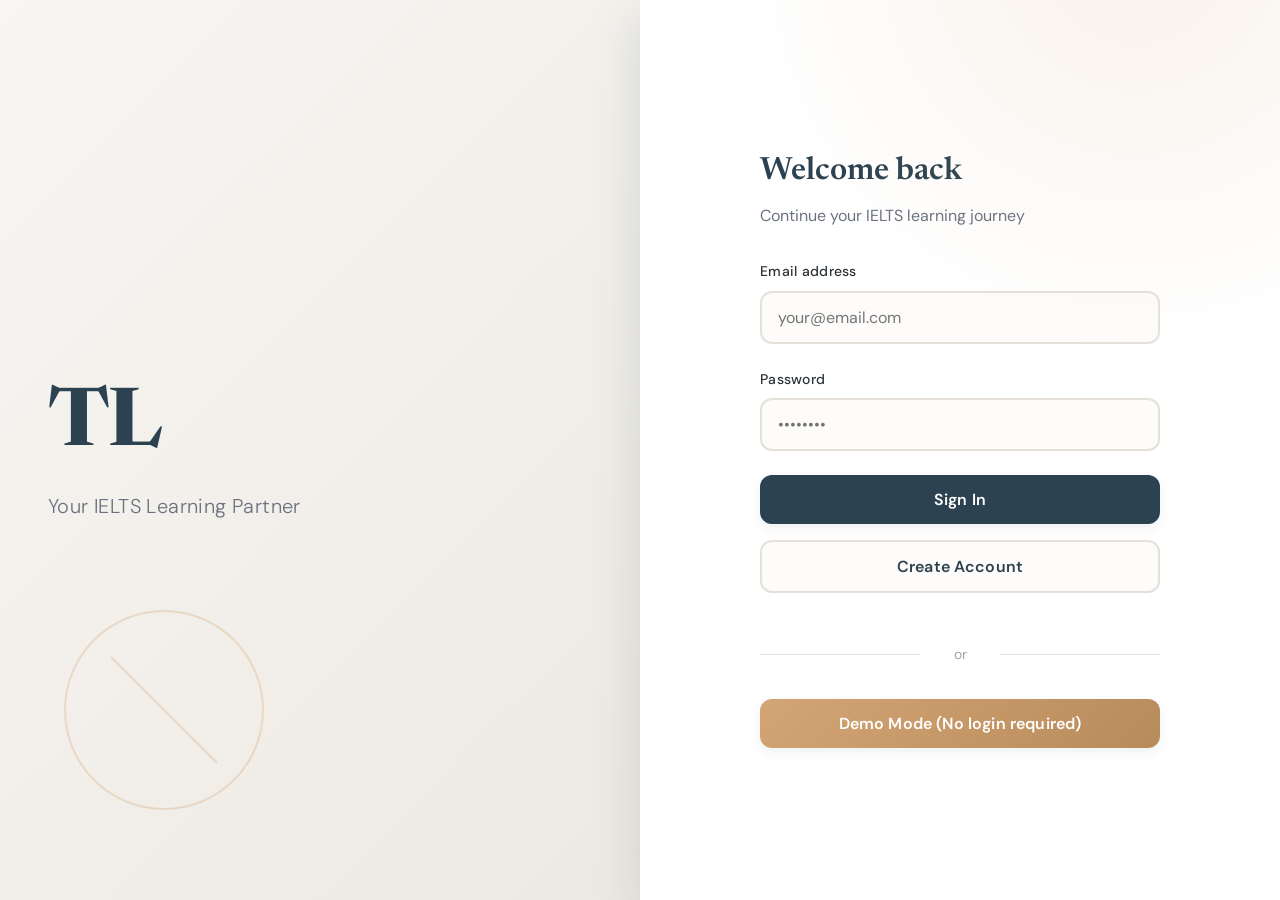
<file: index.html>
<!DOCTYPE html>
<html lang="en">
<head>
    <meta charset="UTF-8">
    <meta name="viewport" content="width=device-width, initial-scale=1.0">
    <title>TL - IELTS Learning Platform</title>
    <link rel="stylesheet" href="styles.css">
    <link rel="stylesheet" href="styles-new.css">
    <link rel="preconnect" href="https://fonts.googleapis.com">
    <link rel="preconnect" href="https://fonts.gstatic.com" crossorigin>
    <link href="https://fonts.googleapis.com/css2?family=Newsreader:wght@300;400;600;700&family=DM+Sans:wght@400;500;600;700&display=swap" rel="stylesheet">
</head>
<body>
    <!-- Login Screen -->
    <div id="auth-screen" class="screen active">
        <div class="auth-container">
            <div class="auth-left">
                <div class="auth-brand">
                    <h1 class="brand-title">TL</h1>
                    <p class="brand-subtitle">Your IELTS Learning Partner</p>
                </div>
                <div class="auth-decoration">
                    <div class="decoration-circle"></div>
                    <div class="decoration-line"></div>
                </div>
            </div>
            <div class="auth-right">
                <div class="auth-form">
                    <h2 class="form-title">Welcome back</h2>
                    <p class="form-subtitle">Continue your IELTS learning journey</p>

                    <div class="input-group">
                        <label for="email">Email address</label>
                        <input type="email" id="email" placeholder="your@email.com" required>
                    </div>

                    <div class="input-group">
                        <label for="password">Password</label>
                        <input type="password" id="password" placeholder="••••••••" required>
                    </div>

                    <button class="btn-primary" id="login-btn">Sign In</button>
                    <button class="btn-secondary" id="register-btn">Create Account</button>

                    <div class="auth-divider">
                        <span>or</span>
                    </div>

                    <button class="btn-demo" id="demo-btn">Demo Mode (No login required)</button>
                </div>
            </div>
        </div>
    </div>

    <!-- Main App -->
    <div id="app-screen" class="screen">
        <!-- Navigation -->
        <nav class="main-nav">
            <div class="nav-brand">
                <h1>TL</h1>
                <span class="nav-beta">BETA</span>
            </div>
            <div class="nav-menu">
                <button class="nav-item active" data-view="planner">
                    <span class="nav-icon">📅</span>
                    <span>Study Plan</span>
                </button>
                <button class="nav-item" data-view="course-library">
                    <span class="nav-icon">📚</span>
                    <span>Course Library</span>
                </button>
                <button class="nav-item" data-view="ai-assistant">
                    <span class="nav-icon">💬</span>
                    <span>AI Assistant</span>
                </button>
                <button class="nav-item" data-view="quality-center">
                    <span class="nav-icon">📈</span>
                    <span>Quality Check</span>
                </button>
                <button class="nav-item" data-view="progress">
                    <span class="nav-icon">📊</span>
                    <span>Progress</span>
                </button>
                <button class="nav-item" data-view="notebook">
                    <span class="nav-icon">📓</span>
                    <span>Notebook</span>
                </button>
            </div>
            <div class="nav-user">
                <div class="api-status" id="api-status" title="AI API Status">
                    <span class="api-status-dot"></span>
                    <span class="api-status-text">Checking...</span>
                </div>
                <button class="btn-icon" id="settings-btn">⚙️</button>
                <button class="btn-icon" id="logout-btn">🚪</button>
            </div>
        </nav>

        <!-- Main Content -->
        <main class="main-content">
            <!-- Study Plan View -->
            <div id="planner-view" class="view active">
                <!-- Dashboard -->
                <div class="planner-dashboard">
                    <div class="daily-progress-ring">
                        <svg viewBox="0 0 120 120" width="100" height="100">
                            <circle cx="60" cy="60" r="50" stroke="#E5E1DA" stroke-width="10" fill="none"/>
                            <circle cx="60" cy="60" r="50" stroke="#D4A574" stroke-width="10" fill="none"
                                    stroke-linecap="round" transform="rotate(-90 60 60)"
                                    stroke-dasharray="314.16" stroke-dashoffset="314.16"
                                    id="daily-progress-circle"/>
                        </svg>
                        <div class="ring-center">
                            <span id="daily-percent">0%</span>
                            <span class="ring-label">done</span>
                        </div>
                    </div>
                    <div class="planner-stats">
                        <div class="stat-pill">🔥 <strong id="streak-count">0</strong> day streak</div>
                        <div class="stat-pill">✅ <strong id="completed-count">0</strong> done</div>
                        <div class="stat-pill">📅 Day <strong id="study-day-count">1</strong></div>
                    </div>
                    <div class="planner-date-label">
                        <span id="current-date"></span>
                    </div>
                    <div class="planner-header-actions">
                        <button class="btn-primary-sm" id="quick-add-task-btn">+ Quick Add</button>
                        <button class="btn-small" id="ask-ai-plan">🤖 AI Plan</button>
                        <button class="btn-small" id="clear-plan">🗑️ Clear</button>
                    </div>
                </div>

                <!-- Body: Vertical Schedule + Sidebar -->
                <div class="planner-body">
                    <!-- Vertical Schedule -->
                    <div class="vertical-schedule">
                        <!-- Morning -->
                        <div class="schedule-section">
                            <div class="schedule-section-header">
                                <span class="section-period-icon">🌅</span>
                                <h3>Morning</h3>
                            </div>
                            <div class="schedule-blocks" id="morning-blocks"></div>
                        </div>
                        <!-- Afternoon -->
                        <div class="schedule-section">
                            <div class="schedule-section-header">
                                <span class="section-period-icon">🌞</span>
                                <h3>Afternoon</h3>
                            </div>
                            <div class="schedule-blocks" id="afternoon-blocks"></div>
                        </div>
                    </div>

                    <!-- Sidebar: Quick Add + Heatmap + Weekly Plan -->
                    <aside class="task-sidebar">
                        <!-- Quick Add Panel (hidden by default) -->
                        <div class="quick-add-panel" id="quick-add-panel" style="display:none;">
                            <h4>Quick Add Task</h4>
                            <input type="text" id="quick-task-title" placeholder="Task name..." />
                            <div class="quick-add-row">
                                <select id="quick-task-skill">
                                    <option value="listening">🎧 Listening</option>
                                    <option value="reading">📖 Reading</option>
                                    <option value="writing">✍️ Writing</option>
                                    <option value="speaking">🗣️ Speaking</option>
                                </select>
                                <select id="quick-task-period">
                                    <option value="morning">Morning</option>
                                    <option value="afternoon">Afternoon</option>
                                </select>
                            </div>
                            <input type="text" id="quick-task-time" placeholder="Time slot, e.g. 09:00-10:00" />
                            <div class="quick-add-row">
                                <button class="btn-primary" id="save-quick-task">Add</button>
                                <button class="btn-secondary" id="cancel-quick-task">Cancel</button>
                            </div>
                        </div>

                        <!-- Activity Heatmap -->
                        <div class="sidebar-card">
                            <h4>Activity Record</h4>
                            <div id="streak-heatmap" class="heatmap-grid"></div>
                        </div>

                        <!-- Weekly Plan -->
                        <div class="sidebar-card">
                            <h4>Weekly Plan</h4>
                            <div id="weekly-plan-grid" class="weekly-grid"></div>
                        </div>
                    </aside>
                </div>
            </div>

            <!-- Course Library View -->
            <div id="course-library-view" class="view">
                <header class="view-header">
                    <h2>Course Library</h2>
                    <button class="btn-small" id="create-custom-course">+ Create Custom Course</button>
                </header>

                <div class="library-filters">
                    <button class="filter-btn active" data-filter="all">All</button>
                    <button class="filter-btn" data-filter="courses">📚 Courses</button>
                    <button class="filter-btn" data-filter="tasks">📝 Tasks</button>
                    <button class="filter-btn" data-filter="listening">🎧 Listening</button>
                    <button class="filter-btn" data-filter="reading">📖 Reading</button>
                    <button class="filter-btn" data-filter="writing">✍️ Writing</button>
                    <button class="filter-btn" data-filter="speaking">🗣️ Speaking</button>
                    <button class="filter-btn" data-filter="custom">⭐ My Custom</button>
                </div>

                <div class="library-grid" id="library-grid">
                    <!-- Course cards rendered here -->
                </div>
            </div>

            <!-- AI Assistant View -->
            <div id="ai-assistant-view" class="view">
                <header class="view-header">
                    <h2>AI Learning Assistant</h2>
                    <button class="btn-small" id="new-conversation-btn">+ New Chat</button>
                </header>

                <div class="ai-layout">
                    <aside class="conversation-list">
                        <div class="conversation-search">
                            <input type="text" placeholder="Search chats..." id="conversation-search">
                        </div>
                        <div id="conversations-container">
                            <div class="empty-state"><p>No conversations yet</p></div>
                        </div>
                    </aside>

                    <div class="chat-container">
                        <div class="chat-header">
                            <h3 id="current-conversation-title">Select or create a conversation</h3>
                            <button class="btn-icon" id="delete-conversation-btn">🗑️</button>
                        </div>
                        <div class="chat-messages" id="chat-messages">
                            <div class="empty-state">
                                <div class="empty-icon">💬</div>
                                <p>Select a conversation to start chatting</p>
                                <p class="empty-subtitle">Or create a new conversation to get AI help</p>
                            </div>
                        </div>
                        <div class="chat-input-container">
                            <div class="chat-input-actions">
                                <label class="btn-icon btn-upload" for="image-upload" title="Upload image">
                                    📷
                                    <input type="file" id="image-upload" accept="image/*" style="display: none;">
                                </label>
                                <textarea id="chat-input" placeholder="Ask a question or submit your work for review..." rows="3"></textarea>
                            </div>
                            <button class="btn-send" id="send-message-btn">Send</button>
                        </div>
                    </div>
                </div>
            </div>

            <!-- Quality Check View -->
            <div id="quality-center-view" class="view">
                <header class="view-header">
                    <h2>Quality Check</h2>
                    <button class="btn-small" id="run-quality-check">🔍 Run Analysis</button>
                </header>

                <div class="quality-layout">
                    <div class="quality-summary">
                        <div class="quality-score-card">
                            <div class="score-circle">
                                <svg width="140" height="140" viewBox="0 0 140 140">
                                    <defs>
                                        <linearGradient id="scoreGradient" x1="0%" y1="0%" x2="100%" y2="100%">
                                            <stop offset="0%" style="stop-color:#4CAF50;stop-opacity:1" />
                                            <stop offset="100%" style="stop-color:#8BC34A;stop-opacity:1" />
                                        </linearGradient>
                                    </defs>
                                    <circle cx="70" cy="70" r="58" stroke="#e8e8e8" stroke-width="12" fill="none"/>
                                    <circle cx="70" cy="70" r="58" stroke="url(#scoreGradient)" stroke-width="12" fill="none"
                                            stroke-linecap="round" transform="rotate(-90 70 70)"
                                            stroke-dasharray="364" stroke-dashoffset="91" id="efficiency-circle"/>
                                </svg>
                                <div class="score-value" id="efficiency-score">75</div>
                                <div class="score-label">Efficiency</div>
                            </div>
                            <div class="score-details">
                                <div class="score-item">
                                    <span class="score-item-icon">✅</span>
                                    <div class="score-item-info">
                                        <span class="score-item-label">Completion</span>
                                        <span class="score-item-value" id="completion-rate">85%</span>
                                    </div>
                                </div>
                                <div class="score-item">
                                    <span class="score-item-icon">🎯</span>
                                    <div class="score-item-info">
                                        <span class="score-item-label">Accuracy</span>
                                        <span class="score-item-value" id="accuracy-rate">78%</span>
                                    </div>
                                </div>
                                <div class="score-item">
                                    <span class="score-item-icon">⏱️</span>
                                    <div class="score-item-info">
                                        <span class="score-item-label">Daily avg.</span>
                                        <span class="score-item-value" id="time-efficiency">4.2 hrs</span>
                                    </div>
                                </div>
                            </div>
                        </div>

                        <div class="quality-trend">
                            <h3>📈 Efficiency Trend</h3>
                            <div class="trend-chart-container">
                                <canvas id="efficiency-trend-chart" width="400" height="150"></canvas>
                            </div>
                            <div class="trend-legend">
                                <span class="trend-item"><span class="trend-dot completed"></span> Tasks completed</span>
                                <span class="trend-item"><span class="trend-dot score"></span> Efficiency score</span>
                            </div>
                        </div>

                        <div class="quality-insights">
                            <h3>🤖 AI Analysis</h3>
                            <div id="quality-analysis-content">
                                <div class="empty-state">
                                    <div class="empty-icon">🔍</div>
                                    <p>Click "Run Analysis" for a detailed report</p>
                                    <p class="empty-subtitle">AI will analyse your study data and give personalised suggestions</p>
                                </div>
                            </div>
                        </div>
                    </div>

                    <div class="quality-details">
                        <div class="quality-skill-breakdown">
                            <h3>🎯 Skill Breakdown</h3>
                            <div class="skill-radar-container">
                                <canvas id="skill-radar-chart" width="280" height="200"></canvas>
                            </div>
                            <div class="skill-breakdown-list" id="skill-breakdown-list">
                                <!-- Dynamic content -->
                            </div>
                        </div>

                        <div class="strengths-card">
                            <h3>💪 Strengths</h3>
                            <ul id="strengths-list" class="quality-list">
                                <li class="loading-item">Run the analysis to get data</li>
                            </ul>
                        </div>

                        <div class="improvements-card">
                            <h3>🔧 Areas to Improve</h3>
                            <ul id="improvements-list" class="quality-list">
                                <li class="loading-item">Run the analysis to get data</li>
                            </ul>
                        </div>

                        <div class="recommendations-card">
                            <h3>📋 Recommendations</h3>
                            <ul id="recommendations-list" class="quality-list">
                                <li class="loading-item">Run the analysis to get data</li>
                            </ul>
                        </div>
                    </div>
                </div>
            </div>

            <!-- Progress View -->
            <div id="progress-view" class="view">
                <header class="view-header">
                    <h2>Learning Progress</h2>
                </header>

                <div class="stats-grid">
                    <div class="stat-card">
                        <div class="stat-icon">📅</div>
                        <div class="stat-content">
                            <div class="stat-label">Study Days</div>
                            <div class="stat-value" id="total-study-days">1</div>
                        </div>
                    </div>
                    <div class="stat-card">
                        <div class="stat-icon">✅</div>
                        <div class="stat-content">
                            <div class="stat-label">Completed</div>
                            <div class="stat-value" id="total-completed-courses">0</div>
                        </div>
                    </div>
                    <div class="stat-card">
                        <div class="stat-icon">🔥</div>
                        <div class="stat-content">
                            <div class="stat-label">Longest Streak</div>
                            <div class="stat-value" id="longest-streak">1</div>
                        </div>
                    </div>
                    <div class="stat-card">
                        <div class="stat-icon">⏱️</div>
                        <div class="stat-content">
                            <div class="stat-label">Study Time</div>
                            <div class="stat-value" id="total-study-time">0 hrs</div>
                        </div>
                    </div>
                </div>

                <div class="progress-sections">
                    <div class="skill-progress">
                        <h3>Skill Progress</h3>
                        <div class="skill-bars">
                            <div class="skill-bar">
                                <div class="skill-info">
                                    <span>🎧 Listening</span>
                                    <span class="skill-score" id="listening-score">4.0</span>
                                </div>
                                <div class="bar-container">
                                    <div class="bar-fill" style="width: 40%"></div>
                                </div>
                            </div>
                            <div class="skill-bar">
                                <div class="skill-info">
                                    <span>📖 Reading</span>
                                    <span class="skill-score" id="reading-score">4.0</span>
                                </div>
                                <div class="bar-container">
                                    <div class="bar-fill" style="width: 40%"></div>
                                </div>
                            </div>
                            <div class="skill-bar">
                                <div class="skill-info">
                                    <span>✍️ Writing</span>
                                    <span class="skill-score" id="writing-score">4.0</span>
                                </div>
                                <div class="bar-container">
                                    <div class="bar-fill" style="width: 40%"></div>
                                </div>
                            </div>
                            <div class="skill-bar">
                                <div class="skill-info">
                                    <span>🗣️ Speaking</span>
                                    <span class="skill-score" id="speaking-score">4.0</span>
                                </div>
                                <div class="bar-container">
                                    <div class="bar-fill" style="width: 40%"></div>
                                </div>
                            </div>
                        </div>
                    </div>

                    <div class="recent-activity">
                        <h3>Recent Activity</h3>
                        <div id="activity-list">
                            <div class="empty-state">
                                <p>No activity yet</p>
                            </div>
                        </div>
                    </div>
                </div>
            </div>

            <!-- Notebook View -->
            <div id="notebook-view" class="view">
                <header class="view-header">
                    <h2>📓 Notebook</h2>
                    <button class="btn-small" id="new-note-btn">+ New Note</button>
                </header>
                <div class="notebook-layout">
                    <aside class="note-list-panel">
                        <div id="note-list" class="note-list">
                            <div class="empty-state"><p>No notes yet</p></div>
                        </div>
                    </aside>
                    <div class="note-editor-panel">
                        <div id="note-editor-placeholder" class="empty-state">
                            <div class="empty-icon">📝</div>
                            <p>Select a note or create a new one</p>
                        </div>
                        <div id="note-editor" style="display:none;">
                            <div class="note-editor-header">
                                <input type="text" id="note-title-input" placeholder="Note title..." class="note-title-input"/>
                                <div class="note-editor-actions">
                                    <span class="note-meta" id="note-meta"></span>
                                    <button class="btn-small" id="save-note-btn">💾 Save</button>
                                    <button class="btn-icon" id="delete-note-btn" title="Delete note">🗑️</button>
                                </div>
                            </div>
                            <textarea id="note-content-input" placeholder="Write your study notes here...&#10;&#10;Ideas: vocabulary, grammar rules, writing templates, speaking tips..." class="note-content-input"></textarea>
                        </div>
                    </div>
                </div>
            </div>
        </main>
    </div>

    <!-- Course Detail Modal -->
    <div id="course-modal" class="modal">
        <div class="modal-overlay"></div>
        <div class="modal-content modal-large">
            <button class="modal-close">×</button>
            <div class="modal-body" id="course-modal-body">
                <!-- Generated by JS -->
            </div>
        </div>
    </div>

    <!-- Create Custom Course Modal -->
    <div id="custom-course-modal" class="modal">
        <div class="modal-overlay"></div>
        <div class="modal-content">
            <button class="modal-close">×</button>
            <div class="modal-body">
                <h3>Create Custom Course</h3>
                <div class="custom-course-form">
                    <div class="input-group">
                        <label>Course Type</label>
                        <select id="custom-type">
                            <option value="listening">🎧 Listening</option>
                            <option value="reading">📖 Reading</option>
                            <option value="writing">✍️ Writing</option>
                            <option value="speaking">🗣️ Speaking</option>
                        </select>
                    </div>
                    <div class="input-group">
                        <label>Course Title</label>
                        <input type="text" id="custom-title" placeholder="e.g. IELTS Listening Section 1 Practice">
                    </div>
                    <div class="input-group">
                        <label>Learning Goal</label>
                        <input type="text" id="custom-goal" placeholder="e.g. Master personal information question types">
                    </div>
                    <div class="input-group">
                        <label>Estimated Duration (minutes)</label>
                        <input type="number" id="custom-duration" value="30" min="5" max="180">
                    </div>
                    <div class="input-group">
                        <label>Difficulty Level</label>
                        <select id="custom-difficulty">
                            <option value="1">★☆☆☆☆ Beginner</option>
                            <option value="2">★★☆☆☆ Easy</option>
                            <option value="3" selected>★★★☆☆ Medium</option>
                            <option value="4">★★★★☆ Hard</option>
                            <option value="5">★★★★★ Expert</option>
                        </select>
                    </div>
                    <div class="input-group">
                        <label>Tasks (one per line)</label>
                        <textarea id="custom-tasks" rows="5" placeholder="e.g.&#10;Listen to the sample dialogue&#10;Complete practice questions&#10;Review mistakes"></textarea>
                    </div>
                    <button class="btn-primary" id="save-custom-course">Save Course</button>
                </div>
            </div>
        </div>
    </div>

    <!-- Settings Modal -->
    <div id="settings-modal" class="modal">
        <div class="modal-overlay"></div>
        <div class="modal-content">
            <button class="modal-close">×</button>
            <div class="modal-body">
                <h3>Settings</h3>
                <div class="settings-form">
                    <div class="input-group">
                        <label>Current Level</label>
                        <select id="setting-current-level">
                            <option value="3.0">3.0</option>
                            <option value="3.5">3.5</option>
                            <option value="4.0" selected>4.0</option>
                            <option value="4.5">4.5</option>
                            <option value="5.0">5.0</option>
                            <option value="5.5">5.5</option>
                            <option value="6.0">6.0</option>
                            <option value="6.5">6.5</option>
                            <option value="7.0">7.0</option>
                        </select>
                    </div>
                    <div class="input-group">
                        <label>Target Score</label>
                        <select id="setting-target-score">
                            <option value="5.5">5.5</option>
                            <option value="6.0">6.0</option>
                            <option value="6.5" selected>6.5</option>
                            <option value="7.0">7.0</option>
                            <option value="7.5">7.5</option>
                            <option value="8.0">8.0</option>
                        </select>
                    </div>
                    <div class="input-group">
                        <label>Class Days (Sun=0, Sat=6, comma-separated)</label>
                        <input type="text" id="setting-class-days" value="1,3,5" placeholder="e.g. 1,3,5">
                    </div>
                    <div class="input-group">
                        <label>Zhipu AI API Key (supports image recognition)</label>
                        <input type="password" id="setting-api-key" placeholder="Enter your API key">
                    </div>
                    <button class="btn-primary" id="save-settings-btn">Save Settings</button>
                </div>
            </div>
        </div>
    </div>

    <div id="toast-container"></div>
    <script src="app.js"></script>
</body>
</html>
</file>
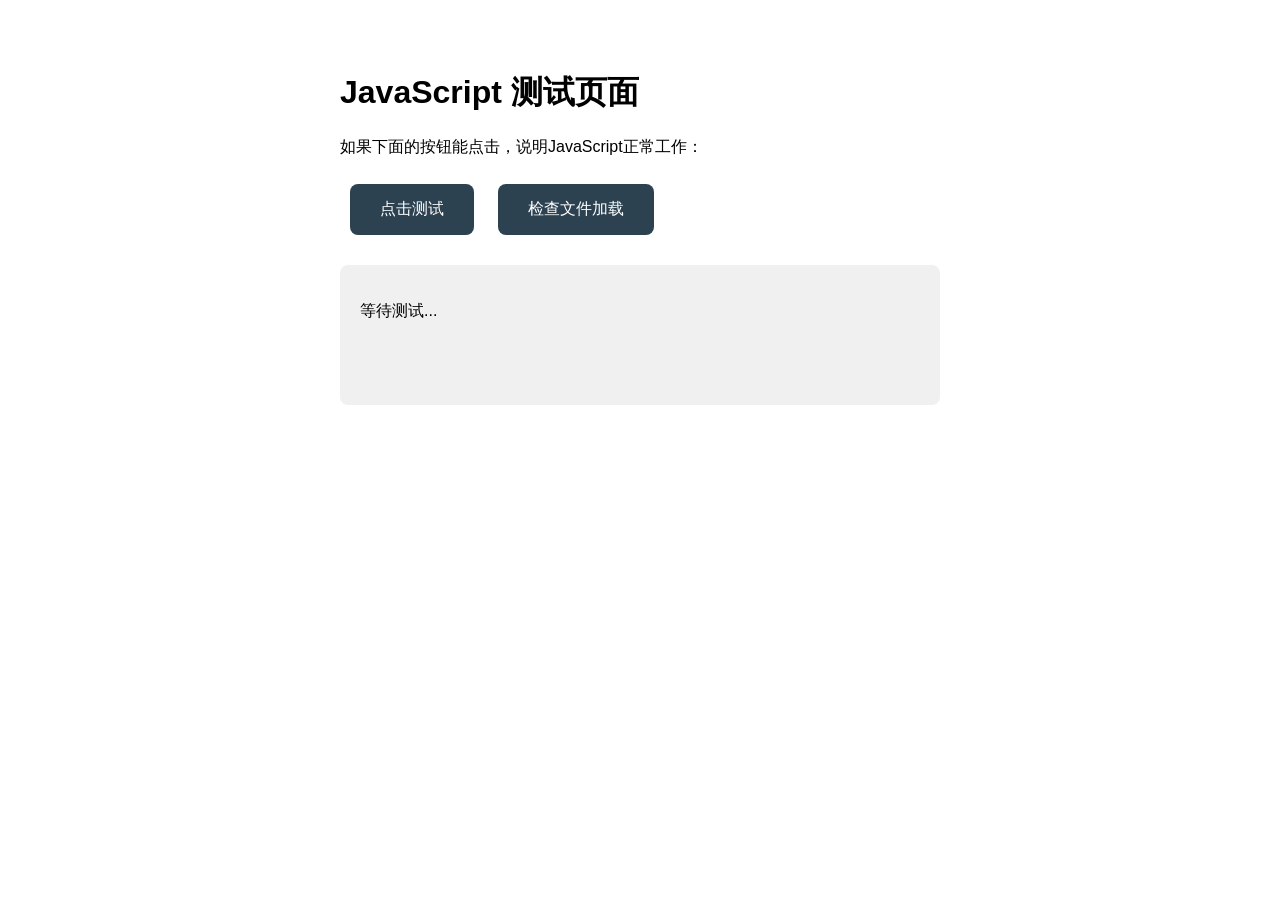
<file: test.html>
<!DOCTYPE html>
<html lang="zh-CN">
<head>
    <meta charset="UTF-8">
    <meta name="viewport" content="width=device-width, initial-scale=1.0">
    <title>测试页面</title>
    <style>
        body {
            font-family: Arial, sans-serif;
            padding: 50px;
            max-width: 600px;
            margin: 0 auto;
        }
        button {
            padding: 15px 30px;
            font-size: 16px;
            margin: 10px;
            cursor: pointer;
            background: #2C4251;
            color: white;
            border: none;
            border-radius: 8px;
        }
        button:hover {
            background: #1A2930;
        }
        #output {
            margin-top: 20px;
            padding: 20px;
            background: #f0f0f0;
            border-radius: 8px;
            min-height: 100px;
        }
    </style>
</head>
<body>
    <h1>JavaScript 测试页面</h1>
    <p>如果下面的按钮能点击，说明JavaScript正常工作：</p>
    
    <button id="test-btn">点击测试</button>
    <button id="check-files">检查文件加载</button>
    
    <div id="output">
        <p>等待测试...</p>
    </div>

    <script>
        console.log('JavaScript 已加载！');
        
        document.getElementById('test-btn').addEventListener('click', function() {
            document.getElementById('output').innerHTML = '<p style="color: green;">✅ JavaScript 工作正常！</p>';
            console.log('按钮点击成功！');
        });
        
        document.getElementById('check-files').addEventListener('click', function() {
            const output = document.getElementById('output');
            let html = '<h3>文件检查结果：</h3>';
            
            // 检查 app.js 是否存在
            fetch('app.js')
                .then(response => {
                    if (response.ok) {
                        html += '<p>✅ app.js 文件存在</p>';
                    } else {
                        html += '<p>❌ app.js 文件未找到</p>';
                    }
                    return fetch('styles.css');
                })
                .then(response => {
                    if (response.ok) {
                        html += '<p>✅ styles.css 文件存在</p>';
                    } else {
                        html += '<p>❌ styles.css 文件未找到</p>';
                    }
                    
                    // 检查主页面元素
                    html += '<h3>主页面检查：</h3>';
                    const demoBtn = document.querySelector('#demo-btn');
                    if (demoBtn) {
                        html += '<p>✅ 找到演示模式按钮</p>';
                    } else {
                        html += '<p>❌ 未找到演示模式按钮</p>';
                    }
                    
                    output.innerHTML = html;
                    console.log('文件检查完成');
                })
                .catch(error => {
                    output.innerHTML = '<p style="color: red;">检查过程出错: ' + error.message + '</p>';
                    console.error('检查出错:', error);
                });
        });
    </script>
</body>
</html>
</file>
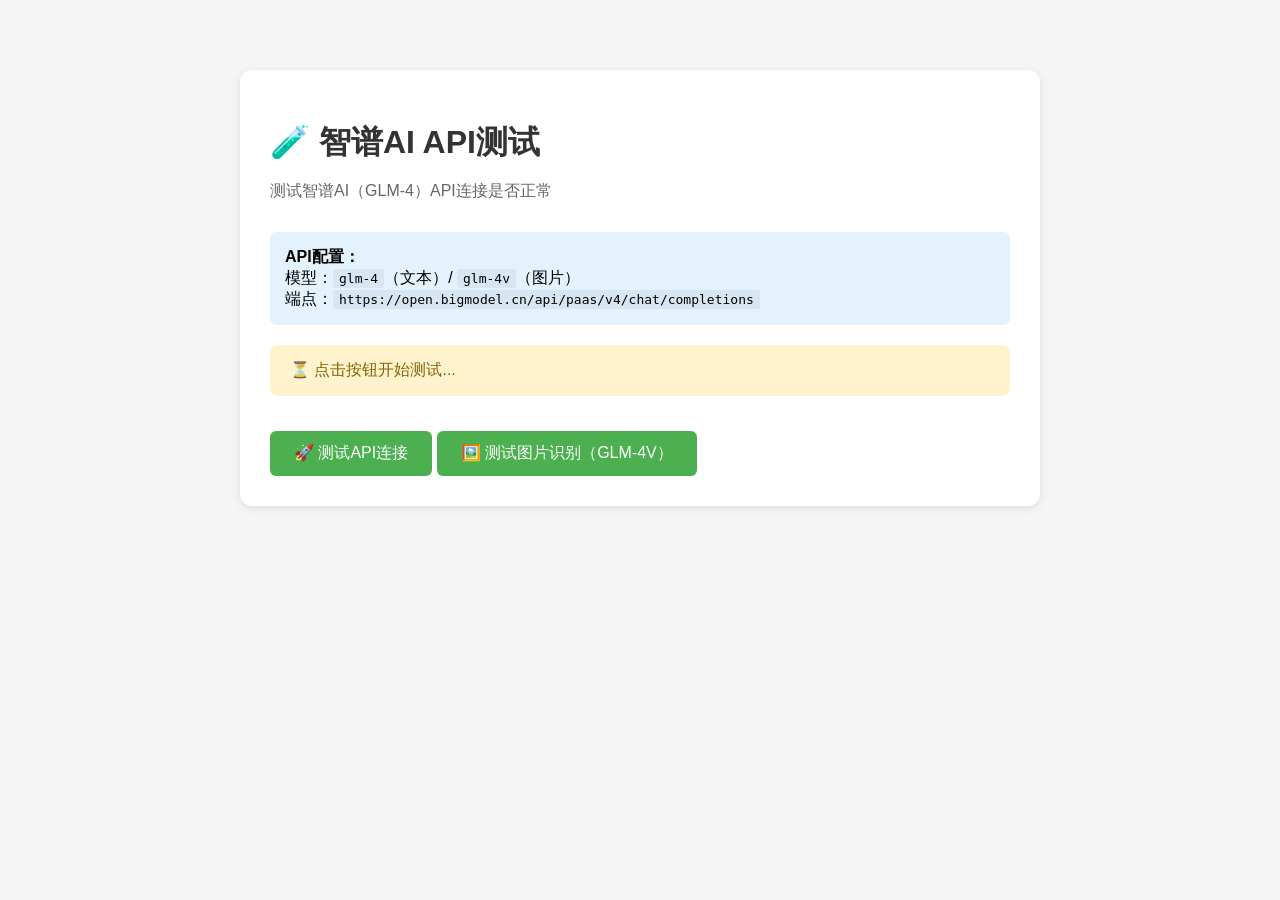
<file: test_zhipu_api.html>
<!DOCTYPE html>
<html lang="zh-CN">
<head>
    <meta charset="UTF-8">
    <meta name="viewport" content="width=device-width, initial-scale=1.0">
    <title>智谱AI API测试</title>
    <style>
        body {
            font-family: -apple-system, BlinkMacSystemFont, 'Segoe UI', Roboto, sans-serif;
            max-width: 800px;
            margin: 50px auto;
            padding: 20px;
            background: #f5f5f5;
        }
        .container {
            background: white;
            padding: 30px;
            border-radius: 12px;
            box-shadow: 0 2px 8px rgba(0,0,0,0.1);
        }
        h1 { color: #333; margin-bottom: 10px; }
        .subtitle { color: #666; margin-bottom: 30px; }
        .status {
            padding: 15px 20px;
            border-radius: 8px;
            margin: 15px 0;
            font-weight: 500;
        }
        .status.success { background: #d4edda; color: #155724; }
        .status.error { background: #f8d7da; color: #721c24; }
        .status.loading { background: #fff3cd; color: #856404; }
        button {
            background: #4CAF50;
            color: white;
            border: none;
            padding: 12px 24px;
            border-radius: 6px;
            cursor: pointer;
            font-size: 16px;
            margin-top: 20px;
        }
        button:hover { background: #45a049; }
        button:disabled { background: #ccc; cursor: not-allowed; }
        .response {
            margin-top: 20px;
            padding: 15px;
            background: #f8f9fa;
            border-radius: 6px;
            border-left: 4px solid #4CAF50;
            white-space: pre-wrap;
            font-family: monospace;
            font-size: 14px;
            max-height: 300px;
            overflow-y: auto;
        }
        .info {
            background: #e3f2fd;
            padding: 15px;
            border-radius: 6px;
            margin-bottom: 20px;
        }
        .info code {
            background: rgba(0,0,0,0.05);
            padding: 2px 6px;
            border-radius: 3px;
            font-family: monospace;
        }
    </style>
</head>
<body>
    <div class="container">
        <h1>🧪 智谱AI API测试</h1>
        <p class="subtitle">测试智谱AI（GLM-4）API连接是否正常</p>
        
        <div class="info">
            <strong>API配置：</strong><br>
            模型：<code>glm-4</code>（文本）/ <code>glm-4v</code>（图片）<br>
            端点：<code>https://open.bigmodel.cn/api/paas/v4/chat/completions</code>
        </div>
        
        <div id="status" class="status loading">
            ⏳ 点击按钮开始测试...
        </div>
        
        <button id="testBtn" onclick="testAPI()">🚀 测试API连接</button>
        <button id="testImageBtn" onclick="testImageAPI()">🖼️ 测试图片识别（GLM-4V）</button>
        
        <div id="response" class="response" style="display: none;"></div>
    </div>

    <script>
        const CONFIG = {
            zhipuApiKey: '',  // 请填入你的智谱AI API Key
            zhipuApiUrl: 'https://open.bigmodel.cn/api/paas/v4/chat/completions',
            zhipuModel: 'glm-4',
            zhipuVisionModel: 'glm-4v'
        };

        function updateStatus(message, type) {
            const statusEl = document.getElementById('status');
            statusEl.className = `status ${type}`;
            statusEl.textContent = message;
        }

        function showResponse(text) {
            const responseEl = document.getElementById('response');
            responseEl.style.display = 'block';
            responseEl.textContent = text;
        }

        async function testAPI() {
            const btn = document.getElementById('testBtn');
            btn.disabled = true;
            updateStatus('⏳ 正在测试文本API...', 'loading');
            
            try {
                const response = await fetch(CONFIG.zhipuApiUrl, {
                    method: 'POST',
                    headers: {
                        'Content-Type': 'application/json',
                        'Authorization': `Bearer ${CONFIG.zhipuApiKey}`
                    },
                    body: JSON.stringify({
                        model: CONFIG.zhipuModel,
                        messages: [
                            { role: 'user', content: '你好，请简单介绍一下自己' }
                        ],
                        temperature: 0.7,
                        max_tokens: 150
                    })
                });
                
                if (!response.ok) {
                    const errorData = await response.json().catch(() => ({}));
                    throw new Error(`HTTP ${response.status}: ${errorData.error?.message || 'Unknown error'}`);
                }
                
                const data = await response.json();
                const aiResponse = data.choices[0].message.content;
                
                updateStatus('✅ API连接成功！智谱AI正常工作', 'success');
                showResponse(`模型: ${data.model}\n回复:\n${aiResponse}\n\n完整响应:\n${JSON.stringify(data, null, 2)}`);
            } catch (error) {
                updateStatus(`❌ API连接失败: ${error.message}`, 'error');
                showResponse(`错误详情:\n${error.stack}`);
            } finally {
                btn.disabled = false;
            }
        }

        async function testImageAPI() {
            const btn = document.getElementById('testImageBtn');
            btn.disabled = true;
            updateStatus('⏳ 正在测试图片识别API...', 'loading');
            
            // 使用一个简单的测试图片（1x1像素的透明PNG，base64编码）
            const testImageData = '[data-uri]';
            
            try {
                const response = await fetch(CONFIG.zhipuApiUrl, {
                    method: 'POST',
                    headers: {
                        'Content-Type': 'application/json',
                        'Authorization': `Bearer ${CONFIG.zhipuApiKey}`
                    },
                    body: JSON.stringify({
                        model: CONFIG.zhipuVisionModel,
                        messages: [
                            {
                                role: 'user',
                                content: [
                                    {
                                        type: 'image_url',
                                        image_url: { url: testImageData }
                                    },
                                    {
                                        type: 'text',
                                        text: '这是一张测试图片，请描述你看到了什么（即使是很小的图片）'
                                    }
                                ]
                            }
                        ],
                        temperature: 0.7,
                        max_tokens: 150
                    })
                });
                
                if (!response.ok) {
                    const errorData = await response.json().catch(() => ({}));
                    throw new Error(`HTTP ${response.status}: ${errorData.error?.message || 'Unknown error'}`);
                }
                
                const data = await response.json();
                const aiResponse = data.choices[0].message.content;
                
                updateStatus('✅ 图片API连接成功！GLM-4V正常工作', 'success');
                showResponse(`模型: ${data.model}\n回复:\n${aiResponse}\n\n完整响应:\n${JSON.stringify(data, null, 2)}`);
            } catch (error) {
                updateStatus(`❌ 图片API连接失败: ${error.message}`, 'error');
                showResponse(`错误详情:\n${error.stack}`);
            } finally {
                btn.disabled = false;
            }
        }
    </script>
</body>
</html>
</file>
<file: styles.css>
/* ===== CSS Variables ===== */
:root {
    /* Color Palette - Sophisticated Academic */
    --color-primary: #2C4251;
    --color-primary-light: #3D5A6C;
    --color-primary-dark: #1A2930;
    --color-accent: #D4A574;
    --color-accent-light: #E8C9A0;
    --color-accent-dark: #B88B5C;
    --color-success: #5A8F7B;
    --color-warning: #D98F47;
    --color-danger: #C85450;
    
    /* Neutrals */
    --color-bg: #F8F6F3;
    --color-bg-secondary: #FFFFFF;
    --color-surface: #FDFCFA;
    --color-border: #E5E1DA;
    --color-text: #2C3338;
    --color-text-secondary: #6B7280;
    --color-text-muted: #9CA3AF;
    
    /* Typography */
    --font-display: 'Newsreader', Georgia, serif;
    --font-body: 'DM Sans', -apple-system, sans-serif;
    
    /* Spacing */
    --spacing-xs: 0.5rem;
    --spacing-sm: 0.75rem;
    --spacing-md: 1rem;
    --spacing-lg: 1.5rem;
    --spacing-xl: 2rem;
    --spacing-2xl: 3rem;
    
    /* Shadows */
    --shadow-sm: 0 1px 2px rgba(44, 66, 81, 0.06);
    --shadow-md: 0 4px 12px rgba(44, 66, 81, 0.08);
    --shadow-lg: 0 8px 24px rgba(44, 66, 81, 0.12);
    --shadow-xl: 0 16px 48px rgba(44, 66, 81, 0.16);
    
    /* Border Radius */
    --radius-sm: 6px;
    --radius-md: 12px;
    --radius-lg: 18px;
    --radius-xl: 24px;
    
    /* Transitions */
    --transition-fast: 150ms cubic-bezier(0.4, 0, 0.2, 1);
    --transition-base: 250ms cubic-bezier(0.4, 0, 0.2, 1);
    --transition-slow: 400ms cubic-bezier(0.4, 0, 0.2, 1);
}

/* ===== Reset & Base ===== */
* {
    margin: 0;
    padding: 0;
    box-sizing: border-box;
}

body {
    font-family: var(--font-body);
    background: var(--color-bg);
    color: var(--color-text);
    line-height: 1.6;
    overflow-x: hidden;
    -webkit-font-smoothing: antialiased;
    -moz-osx-font-smoothing: grayscale;
}

/* ===== Typography ===== */
h1, h2, h3, h4, h5, h6 {
    font-family: var(--font-display);
    font-weight: 600;
    line-height: 1.2;
    color: var(--color-primary);
}

h1 { font-size: 2.5rem; }
h2 { font-size: 2rem; }
h3 { font-size: 1.5rem; }
h4 { font-size: 1.25rem; }

/* ===== Screen Management ===== */
.screen {
    display: none;
    min-height: 100vh;
}

.screen.active {
    display: block;
    animation: fadeIn var(--transition-slow);
}

@keyframes fadeIn {
    from { opacity: 0; }
    to { opacity: 1; }
}

/* ===== Auth Screen ===== */
#auth-screen {
    background: linear-gradient(135deg, #F8F6F3 0%, #E8E4DB 100%);
    position: relative;
    overflow: hidden;
}

#auth-screen::before {
    content: '';
    position: absolute;
    top: -50%;
    right: -20%;
    width: 800px;
    height: 800px;
    background: radial-gradient(circle, rgba(212, 165, 116, 0.15) 0%, transparent 70%);
    border-radius: 50%;
    animation: float 20s ease-in-out infinite;
}

@keyframes float {
    0%, 100% { transform: translate(0, 0) rotate(0deg); }
    33% { transform: translate(30px, -30px) rotate(120deg); }
    66% { transform: translate(-20px, 20px) rotate(240deg); }
}

.auth-container {
    display: grid;
    grid-template-columns: 1fr 1fr;
    min-height: 100vh;
    max-width: 1400px;
    margin: 0 auto;
}

.auth-left {
    display: flex;
    flex-direction: column;
    justify-content: center;
    padding: var(--spacing-2xl);
    position: relative;
}

.auth-brand {
    position: relative;
    z-index: 1;
}

.brand-title {
    font-size: 5rem;
    font-weight: 700;
    color: var(--color-primary);
    letter-spacing: -0.03em;
    margin-bottom: var(--spacing-md);
    font-family: var(--font-display);
}

.brand-subtitle {
    font-size: 1.25rem;
    color: var(--color-text-secondary);
    font-weight: 300;
    letter-spacing: 0.02em;
}

.auth-decoration {
    position: absolute;
    bottom: 10%;
    left: 10%;
    opacity: 0.3;
}

.decoration-circle {
    width: 200px;
    height: 200px;
    border: 2px solid var(--color-accent);
    border-radius: 50%;
    position: relative;
    animation: spin 30s linear infinite;
}

@keyframes spin {
    from { transform: rotate(0deg); }
    to { transform: rotate(360deg); }
}

.decoration-line {
    width: 150px;
    height: 2px;
    background: var(--color-accent);
    position: absolute;
    top: 50%;
    left: 50%;
    transform: translate(-50%, -50%) rotate(45deg);
}

.auth-right {
    display: flex;
    align-items: center;
    justify-content: center;
    padding: var(--spacing-2xl);
    background: var(--color-bg-secondary);
    box-shadow: var(--shadow-xl);
}

.auth-form {
    width: 100%;
    max-width: 400px;
    animation: slideInRight var(--transition-slow);
}

@keyframes slideInRight {
    from {
        opacity: 0;
        transform: translateX(30px);
    }
    to {
        opacity: 1;
        transform: translateX(0);
    }
}

.form-title {
    font-size: 2rem;
    margin-bottom: var(--spacing-sm);
}

.form-subtitle {
    color: var(--color-text-secondary);
    margin-bottom: var(--spacing-xl);
}

.input-group {
    margin-bottom: var(--spacing-lg);
}

.input-group label {
    display: block;
    margin-bottom: var(--spacing-xs);
    font-weight: 500;
    color: var(--color-text);
    font-size: 0.875rem;
    letter-spacing: 0.02em;
}

.input-group input,
.input-group select,
.input-group textarea {
    width: 100%;
    padding: 0.875rem 1rem;
    border: 2px solid var(--color-border);
    border-radius: var(--radius-md);
    font-family: var(--font-body);
    font-size: 1rem;
    transition: all var(--transition-base);
    background: var(--color-surface);
}

.input-group input:focus,
.input-group select:focus,
.input-group textarea:focus {
    outline: none;
    border-color: var(--color-accent);
    box-shadow: 0 0 0 3px rgba(212, 165, 116, 0.1);
}

/* ===== Buttons ===== */
.btn-primary,
.btn-secondary,
.btn-demo,
.btn-small,
.btn-send,
.btn-regenerate {
    width: 100%;
    padding: 0.875rem 1.5rem;
    border: none;
    border-radius: var(--radius-md);
    font-family: var(--font-body);
    font-size: 1rem;
    font-weight: 600;
    cursor: pointer;
    transition: all var(--transition-base);
    letter-spacing: 0.01em;
}

.btn-primary {
    background: var(--color-primary);
    color: white;
    margin-bottom: var(--spacing-md);
    box-shadow: var(--shadow-md);
}

.btn-primary:hover {
    background: var(--color-primary-dark);
    transform: translateY(-2px);
    box-shadow: var(--shadow-lg);
}

.btn-secondary {
    background: var(--color-surface);
    color: var(--color-primary);
    border: 2px solid var(--color-border);
    margin-bottom: var(--spacing-md);
}

.btn-secondary:hover {
    border-color: var(--color-primary);
    background: var(--color-bg);
}

.btn-demo {
    background: linear-gradient(135deg, var(--color-accent) 0%, var(--color-accent-dark) 100%);
    color: white;
    box-shadow: var(--shadow-md);
}

.btn-demo:hover {
    transform: translateY(-2px);
    box-shadow: var(--shadow-lg);
}

.btn-small {
    width: auto;
    padding: 0.625rem 1.25rem;
    font-size: 0.875rem;
}

.btn-regenerate {
    margin: var(--spacing-xl) auto;
    max-width: 400px;
    background: var(--color-surface);
    color: var(--color-primary);
    border: 2px dashed var(--color-border);
}

.btn-regenerate:hover {
    border-color: var(--color-accent);
    background: var(--color-bg-secondary);
}

.btn-icon {
    background: none;
    border: none;
    font-size: 1.5rem;
    cursor: pointer;
    padding: var(--spacing-sm);
    border-radius: var(--radius-sm);
    transition: all var(--transition-fast);
}

.btn-icon:hover {
    background: var(--color-bg);
    transform: scale(1.1);
}

.auth-divider {
    text-align: center;
    margin: var(--spacing-xl) 0;
    position: relative;
}

.auth-divider::before,
.auth-divider::after {
    content: '';
    position: absolute;
    top: 50%;
    width: 40%;
    height: 1px;
    background: var(--color-border);
}

.auth-divider::before { left: 0; }
.auth-divider::after { right: 0; }

.auth-divider span {
    padding: 0 var(--spacing-md);
    color: var(--color-text-muted);
    font-size: 0.875rem;
    background: var(--color-bg-secondary);
}

/* ===== Main Navigation ===== */
.main-nav {
    background: var(--color-bg-secondary);
    border-bottom: 1px solid var(--color-border);
    padding: var(--spacing-md) var(--spacing-xl);
    display: flex;
    justify-content: space-between;
    align-items: center;
    box-shadow: var(--shadow-sm);
    position: sticky;
    top: 0;
    z-index: 100;
    backdrop-filter: blur(10px);
    background: rgba(255, 255, 255, 0.95);
}

.nav-brand {
    display: flex;
    align-items: center;
    gap: var(--spacing-sm);
}

.nav-brand h1 {
    font-size: 1.75rem;
    font-weight: 700;
    color: var(--color-primary);
}

.nav-beta {
    font-size: 0.625rem;
    padding: 0.25rem 0.5rem;
    background: var(--color-accent);
    color: white;
    border-radius: 4px;
    font-weight: 600;
    letter-spacing: 0.05em;
}

.nav-menu {
    display: flex;
    gap: var(--spacing-sm);
}

.nav-item {
    display: flex;
    align-items: center;
    gap: var(--spacing-sm);
    padding: var(--spacing-sm) var(--spacing-lg);
    background: none;
    border: none;
    border-radius: var(--radius-md);
    font-family: var(--font-body);
    font-size: 0.9375rem;
    font-weight: 500;
    color: var(--color-text-secondary);
    cursor: pointer;
    transition: all var(--transition-base);
    position: relative;
}

.nav-item::after {
    content: '';
    position: absolute;
    bottom: 0;
    left: 50%;
    transform: translateX(-50%);
    width: 0;
    height: 3px;
    background: var(--color-accent);
    transition: width var(--transition-base);
    border-radius: 3px 3px 0 0;
}

.nav-item:hover {
    color: var(--color-primary);
    background: var(--color-bg);
}

.nav-item.active {
    color: var(--color-primary);
}

.nav-item.active::after {
    width: 60%;
}

.nav-icon {
    font-size: 1.25rem;
}

.nav-user {
    display: flex;
    gap: var(--spacing-sm);
}

/* ===== Main Content ===== */
.main-content {
    max-width: 1400px;
    margin: 0 auto;
    padding: var(--spacing-2xl);
    min-height: calc(100vh - 80px);
}

.view {
    display: none;
    animation: fadeIn var(--transition-base);
}

.view.active {
    display: block;
}

.view-header {
    display: flex;
    justify-content: space-between;
    align-items: center;
    margin-bottom: var(--spacing-xl);
    padding-bottom: var(--spacing-lg);
    border-bottom: 2px solid var(--color-border);
}

.header-title h2 {
    font-size: 2.25rem;
    margin-bottom: var(--spacing-xs);
}

.study-day {
    color: var(--color-text-secondary);
    font-size: 0.9375rem;
}

.header-date {
    color: var(--color-text-secondary);
    font-size: 1.125rem;
}

/* ===== Progress Overview ===== */
.progress-overview {
    display: grid;
    grid-template-columns: repeat(auto-fit, minmax(200px, 1fr));
    gap: var(--spacing-lg);
    margin-bottom: var(--spacing-2xl);
}

.progress-card {
    background: var(--color-bg-secondary);
    padding: var(--spacing-lg);
    border-radius: var(--radius-lg);
    box-shadow: var(--shadow-sm);
    border: 1px solid var(--color-border);
    transition: all var(--transition-base);
    position: relative;
    overflow: hidden;
}

.progress-card::before {
    content: '';
    position: absolute;
    top: 0;
    left: 0;
    width: 100%;
    height: 4px;
    background: linear-gradient(90deg, var(--color-accent), var(--color-accent-light));
    opacity: 0;
    transition: opacity var(--transition-base);
}

.progress-card:hover {
    transform: translateY(-4px);
    box-shadow: var(--shadow-md);
}

.progress-card:hover::before {
    opacity: 1;
}

.progress-label {
    font-size: 0.875rem;
    color: var(--color-text-secondary);
    margin-bottom: var(--spacing-xs);
    font-weight: 500;
    letter-spacing: 0.02em;
}

.progress-value {
    font-size: 2rem;
    font-weight: 700;
    color: var(--color-primary);
    font-family: var(--font-display);
}

/* ===== Course Sections ===== */
.course-section {
    margin-bottom: var(--spacing-2xl);
}

.section-header {
    display: flex;
    align-items: center;
    gap: var(--spacing-md);
    margin-bottom: var(--spacing-lg);
    padding: var(--spacing-md);
    background: linear-gradient(135deg, var(--color-surface) 0%, var(--color-bg) 100%);
    border-radius: var(--radius-lg);
    border-left: 4px solid var(--color-accent);
}

.section-icon {
    font-size: 1.75rem;
}

.section-header h3 {
    flex: 1;
    font-size: 1.5rem;
}

.section-time {
    color: var(--color-text-secondary);
    font-size: 0.9375rem;
    font-weight: 500;
}

.course-grid {
    display: grid;
    grid-template-columns: repeat(auto-fill, minmax(320px, 1fr));
    gap: var(--spacing-lg);
}

/* ===== Course Cards ===== */
.course-card {
    background: var(--color-bg-secondary);
    border-radius: var(--radius-lg);
    padding: var(--spacing-lg);
    box-shadow: var(--shadow-sm);
    border: 1px solid var(--color-border);
    transition: all var(--transition-base);
    cursor: pointer;
    position: relative;
    overflow: hidden;
}

.course-card::before {
    content: '';
    position: absolute;
    top: 0;
    left: 0;
    right: 0;
    height: 3px;
    background: linear-gradient(90deg, var(--color-accent), transparent);
    transform: scaleX(0);
    transform-origin: left;
    transition: transform var(--transition-base);
}

.course-card:hover {
    transform: translateY(-6px);
    box-shadow: var(--shadow-lg);
    border-color: var(--color-accent-light);
}

.course-card:hover::before {
    transform: scaleX(1);
}

.course-card.completed {
    opacity: 0.7;
    background: var(--color-surface);
}

.course-card.completed .course-status {
    background: var(--color-success);
    color: white;
}

.course-header {
    display: flex;
    justify-content: space-between;
    align-items: start;
    margin-bottom: var(--spacing-md);
}

.course-number {
    font-size: 0.75rem;
    padding: 0.25rem 0.625rem;
    background: var(--color-bg);
    color: var(--color-text-secondary);
    border-radius: var(--radius-sm);
    font-weight: 600;
}

.course-status {
    font-size: 0.75rem;
    padding: 0.25rem 0.625rem;
    background: var(--color-accent-light);
    color: var(--color-primary);
    border-radius: var(--radius-sm);
    font-weight: 600;
}

.course-type {
    font-size: 1.75rem;
    margin-bottom: var(--spacing-sm);
}

.course-title {
    font-size: 1.125rem;
    font-weight: 600;
    margin-bottom: var(--spacing-xs);
    color: var(--color-primary);
}

.course-description {
    color: var(--color-text-secondary);
    font-size: 0.9375rem;
    margin-bottom: var(--spacing-md);
    line-height: 1.5;
}

.course-meta {
    display: flex;
    gap: var(--spacing-lg);
    margin-bottom: var(--spacing-md);
    padding-top: var(--spacing-md);
    border-top: 1px solid var(--color-border);
}

.meta-item {
    display: flex;
    align-items: center;
    gap: var(--spacing-xs);
    font-size: 0.875rem;
    color: var(--color-text-secondary);
}

.course-difficulty {
    color: var(--color-accent);
    font-size: 0.875rem;
}

.course-actions {
    display: flex;
    gap: var(--spacing-sm);
}

.course-actions button {
    flex: 1;
    padding: var(--spacing-sm) var(--spacing-md);
    border-radius: var(--radius-sm);
    font-size: 0.875rem;
    font-weight: 600;
    border: none;
    cursor: pointer;
    transition: all var(--transition-fast);
}

.btn-start {
    background: var(--color-primary);
    color: white;
}

.btn-start:hover {
    background: var(--color-primary-dark);
}

.btn-skip {
    background: var(--color-surface);
    color: var(--color-text-secondary);
    border: 1px solid var(--color-border);
}

.btn-skip:hover {
    background: var(--color-bg);
}

/* ===== AI Assistant View ===== */
.ai-layout {
    display: grid;
    grid-template-columns: 300px 1fr;
    gap: var(--spacing-xl);
    height: calc(100vh - 250px);
}

.conversation-list {
    background: var(--color-bg-secondary);
    border-radius: var(--radius-lg);
    padding: var(--spacing-md);
    box-shadow: var(--shadow-sm);
    overflow-y: auto;
}

.conversation-search {
    margin-bottom: var(--spacing-md);
}

.conversation-search input {
    width: 100%;
    padding: var(--spacing-sm) var(--spacing-md);
    border: 1px solid var(--color-border);
    border-radius: var(--radius-md);
    font-size: 0.875rem;
}

.conversation-item {
    padding: var(--spacing-md);
    border-radius: var(--radius-md);
    margin-bottom: var(--spacing-sm);
    cursor: pointer;
    transition: all var(--transition-fast);
    border: 1px solid transparent;
}

.conversation-item:hover {
    background: var(--color-bg);
}

.conversation-item.active {
    background: var(--color-accent-light);
    border-color: var(--color-accent);
}

.conversation-title {
    font-weight: 600;
    font-size: 0.9375rem;
    margin-bottom: var(--spacing-xs);
    color: var(--color-primary);
}

.conversation-preview {
    font-size: 0.8125rem;
    color: var(--color-text-muted);
    overflow: hidden;
    text-overflow: ellipsis;
    white-space: nowrap;
}

.conversation-date {
    font-size: 0.75rem;
    color: var(--color-text-muted);
    margin-top: var(--spacing-xs);
}

/* ===== Chat Container ===== */
.chat-container {
    background: var(--color-bg-secondary);
    border-radius: var(--radius-lg);
    box-shadow: var(--shadow-sm);
    display: flex;
    flex-direction: column;
    overflow: hidden;
}

.chat-header {
    padding: var(--spacing-lg);
    border-bottom: 1px solid var(--color-border);
    display: flex;
    justify-content: space-between;
    align-items: center;
    background: var(--color-surface);
}

.chat-header h3 {
    font-size: 1.25rem;
}

.chat-messages {
    flex: 1;
    padding: var(--spacing-lg);
    overflow-y: auto;
    background: linear-gradient(to bottom, var(--color-surface) 0%, var(--color-bg) 100%);
}

.empty-state {
    display: flex;
    flex-direction: column;
    align-items: center;
    justify-content: center;
    height: 100%;
    text-align: center;
    color: var(--color-text-secondary);
}

.empty-icon {
    font-size: 4rem;
    margin-bottom: var(--spacing-md);
    opacity: 0.5;
}

.empty-subtitle {
    font-size: 0.875rem;
    color: var(--color-text-muted);
    margin-top: var(--spacing-xs);
}

.message {
    margin-bottom: var(--spacing-lg);
    animation: slideUp var(--transition-base);
}

@keyframes slideUp {
    from {
        opacity: 0;
        transform: translateY(10px);
    }
    to {
        opacity: 1;
        transform: translateY(0);
    }
}

.message-header {
    display: flex;
    align-items: center;
    gap: var(--spacing-sm);
    margin-bottom: var(--spacing-xs);
}

.message-role {
    font-weight: 600;
    font-size: 0.875rem;
    color: var(--color-primary);
}

.message-time {
    font-size: 0.75rem;
    color: var(--color-text-muted);
}

.message-content {
    background: var(--color-bg-secondary);
    padding: var(--spacing-md);
    border-radius: var(--radius-md);
    line-height: 1.6;
    box-shadow: var(--shadow-sm);
}

.message.user .message-content {
    background: var(--color-primary);
    color: white;
    margin-left: 20%;
}

.message.ai .message-content {
    background: var(--color-surface);
    border: 1px solid var(--color-border);
    margin-right: 20%;
}

.chat-input-container {
    padding: var(--spacing-lg);
    border-top: 1px solid var(--color-border);
    display: flex;
    gap: var(--spacing-md);
    background: var(--color-bg-secondary);
}

.chat-input-container textarea {
    flex: 1;
    padding: var(--spacing-md);
    border: 1px solid var(--color-border);
    border-radius: var(--radius-md);
    font-family: var(--font-body);
    font-size: 0.9375rem;
    resize: none;
    transition: all var(--transition-base);
}

.chat-input-container textarea:focus {
    outline: none;
    border-color: var(--color-accent);
    box-shadow: 0 0 0 3px rgba(212, 165, 116, 0.1);
}

.btn-send {
    width: auto;
    padding: var(--spacing-md) var(--spacing-xl);
    background: var(--color-accent);
    color: white;
}

.btn-send:hover {
    background: var(--color-accent-dark);
}

/* ===== Progress View ===== */
.stats-grid {
    display: grid;
    grid-template-columns: repeat(auto-fit, minmax(240px, 1fr));
    gap: var(--spacing-lg);
    margin-bottom: var(--spacing-2xl);
}

.stat-card {
    background: var(--color-bg-secondary);
    padding: var(--spacing-xl);
    border-radius: var(--radius-lg);
    box-shadow: var(--shadow-sm);
    display: flex;
    gap: var(--spacing-lg);
    align-items: center;
    border: 1px solid var(--color-border);
    transition: all var(--transition-base);
}

.stat-card:hover {
    transform: translateY(-4px);
    box-shadow: var(--shadow-md);
}

.stat-icon {
    font-size: 3rem;
    opacity: 0.8;
}

.stat-content {
    flex: 1;
}

.stat-label {
    font-size: 0.875rem;
    color: var(--color-text-secondary);
    margin-bottom: var(--spacing-xs);
}

.stat-value {
    font-size: 2.25rem;
    font-weight: 700;
    color: var(--color-primary);
    font-family: var(--font-display);
}

.progress-sections {
    display: grid;
    grid-template-columns: 2fr 1fr;
    gap: var(--spacing-xl);
}

.skill-progress,
.recent-activity {
    background: var(--color-bg-secondary);
    padding: var(--spacing-xl);
    border-radius: var(--radius-lg);
    box-shadow: var(--shadow-sm);
}

.skill-progress h3,
.recent-activity h3 {
    margin-bottom: var(--spacing-lg);
    font-size: 1.25rem;
}

.skill-bar {
    margin-bottom: var(--spacing-lg);
}

.skill-info {
    display: flex;
    justify-content: space-between;
    margin-bottom: var(--spacing-sm);
    font-weight: 500;
}

.skill-score {
    color: var(--color-accent);
    font-family: var(--font-display);
}

.bar-container {
    height: 8px;
    background: var(--color-bg);
    border-radius: 4px;
    overflow: hidden;
}

.bar-fill {
    height: 100%;
    background: linear-gradient(90deg, var(--color-accent), var(--color-accent-light));
    border-radius: 4px;
    transition: width var(--transition-slow);
}

/* ===== Materials View ===== */
.materials-filters {
    display: flex;
    gap: var(--spacing-md);
    margin-bottom: var(--spacing-xl);
    flex-wrap: wrap;
}

.filter-btn {
    padding: var(--spacing-sm) var(--spacing-lg);
    border: 1px solid var(--color-border);
    background: var(--color-surface);
    border-radius: var(--radius-md);
    font-size: 0.9375rem;
    font-weight: 500;
    cursor: pointer;
    transition: all var(--transition-base);
}

.filter-btn:hover {
    border-color: var(--color-accent);
}

.filter-btn.active {
    background: var(--color-accent);
    color: white;
    border-color: var(--color-accent);
}

.materials-grid {
    display: grid;
    grid-template-columns: repeat(auto-fill, minmax(280px, 1fr));
    gap: var(--spacing-lg);
}

.material-card {
    background: var(--color-bg-secondary);
    padding: var(--spacing-lg);
    border-radius: var(--radius-lg);
    box-shadow: var(--shadow-sm);
    border: 1px solid var(--color-border);
    transition: all var(--transition-base);
    cursor: pointer;
}

.material-card:hover {
    transform: translateY(-4px);
    box-shadow: var(--shadow-md);
}

.material-icon {
    font-size: 2.5rem;
    margin-bottom: var(--spacing-md);
}

.material-title {
    font-weight: 600;
    font-size: 1.125rem;
    margin-bottom: var(--spacing-xs);
    color: var(--color-primary);
}

.material-meta {
    display: flex;
    gap: var(--spacing-md);
    font-size: 0.875rem;
    color: var(--color-text-secondary);
    margin-top: var(--spacing-md);
}

/* ===== Modal ===== */
.modal {
    display: none;
    position: fixed;
    top: 0;
    left: 0;
    width: 100%;
    height: 100%;
    z-index: 1000;
}

.modal.active {
    display: flex;
    align-items: center;
    justify-content: center;
}

.modal-overlay {
    position: absolute;
    top: 0;
    left: 0;
    width: 100%;
    height: 100%;
    background: rgba(44, 66, 81, 0.5);
    backdrop-filter: blur(4px);
    animation: fadeIn var(--transition-base);
}

.modal-content {
    position: relative;
    background: var(--color-bg-secondary);
    border-radius: var(--radius-xl);
    box-shadow: var(--shadow-xl);
    max-width: 600px;
    width: 90%;
    max-height: 90vh;
    overflow-y: auto;
    animation: scaleIn var(--transition-base);
    z-index: 1;
}

@keyframes scaleIn {
    from {
        opacity: 0;
        transform: scale(0.95);
    }
    to {
        opacity: 1;
        transform: scale(1);
    }
}

.modal-close {
    position: absolute;
    top: var(--spacing-lg);
    right: var(--spacing-lg);
    font-size: 2rem;
    background: none;
    border: none;
    cursor: pointer;
    color: var(--color-text-secondary);
    transition: all var(--transition-fast);
    width: 40px;
    height: 40px;
    display: flex;
    align-items: center;
    justify-content: center;
    border-radius: 50%;
}

.modal-close:hover {
    background: var(--color-bg);
    color: var(--color-primary);
    transform: rotate(90deg);
}

.modal-body {
    padding: var(--spacing-2xl);
}

.modal-body h3 {
    margin-bottom: var(--spacing-xl);
    font-size: 1.75rem;
}

/* ===== Responsive Design ===== */
@media (max-width: 1024px) {
    .auth-container {
        grid-template-columns: 1fr;
    }
    
    .auth-left {
        display: none;
    }
    
    .ai-layout {
        grid-template-columns: 1fr;
    }
    
    .conversation-list {
        display: none;
    }
    
    .progress-sections {
        grid-template-columns: 1fr;
    }
}

@media (max-width: 768px) {
    .main-content {
        padding: var(--spacing-md);
    }
    
    .nav-menu {
        flex-wrap: wrap;
    }
    
    .nav-item span:not(.nav-icon) {
        display: none;
    }
    
    .course-grid {
        grid-template-columns: 1fr;
    }
    
    .progress-overview {
        grid-template-columns: repeat(2, 1fr);
    }
    
    .view-header {
        flex-direction: column;
        align-items: flex-start;
        gap: var(--spacing-md);
    }
}

/* ===== Loading State ===== */
.loading {
    display: inline-block;
    width: 20px;
    height: 20px;
    border: 3px solid rgba(255, 255, 255, 0.3);
    border-radius: 50%;
    border-top-color: white;
    animation: spin 1s ease-in-out infinite;
}

/* ===== Utility Classes ===== */
.hidden {
    display: none !important;
}

.text-center {
    text-align: center;
}

.mt-lg {
    margin-top: var(--spacing-lg);
}

.mb-lg {
    margin-bottom: var(--spacing-lg);
}
</file>
<file: styles-new.css>
/* 导入基础样式变量 */
@import url('styles.css');

/* ===== 学习计划视图 ===== */
.planner-layout {
    display: grid;
    grid-template-columns: 1fr 400px;
    gap: var(--spacing-xl);
    margin-top: var(--spacing-xl);
}

.schedule-container {
    background: var(--color-bg-secondary);
    border-radius: var(--radius-lg);
    padding: var(--spacing-xl);
    box-shadow: var(--shadow-sm);
}

.schedule-info {
    display: flex;
    justify-content: space-between;
    align-items: center;
    padding: var(--spacing-md);
    background: var(--color-surface);
    border-radius: var(--radius-md);
    margin-bottom: var(--spacing-xl);
    font-size: 0.9375rem;
}

.schedule-total {
    font-weight: 600;
    color: var(--color-primary);
}

/* ===== 时间段 ===== */
.time-slot {
    margin-bottom: var(--spacing-xl);
}

.time-slot-header {
    display: flex;
    align-items: center;
    gap: var(--spacing-md);
    margin-bottom: var(--spacing-md);
    padding: var(--spacing-md);
    background: linear-gradient(135deg, var(--color-surface) 0%, var(--color-bg) 100%);
    border-radius: var(--radius-md);
    border-left: 4px solid var(--color-accent);
}

.time-icon {
    font-size: 1.5rem;
}

.time-slot-header h3 {
    flex: 1;
    font-size: 1.25rem;
}

.time-range {
    color: var(--color-text-secondary);
    font-size: 0.875rem;
    font-weight: 500;
}

/* ===== 拖放区域 ===== */
.drop-zone {
    min-height: 150px;
    padding: var(--spacing-lg);
    border: 2px dashed var(--color-border);
    border-radius: var(--radius-md);
    background: var(--color-surface);
    transition: all var(--transition-base);
    position: relative;
}

.drop-zone.drag-over {
    border-color: var(--color-accent);
    background: var(--color-accent-light);
    transform: scale(1.02);
}

.drop-zone.has-courses {
    border-style: solid;
    background: var(--color-bg-secondary);
}

.drop-placeholder {
    text-align: center;
    color: var(--color-text-muted);
    padding: var(--spacing-xl);
}

.drop-placeholder p {
    margin-bottom: var(--spacing-sm);
}

.placeholder-hint {
    font-size: 0.875rem;
    opacity: 0.8;
}

.drop-zone.has-courses .drop-placeholder {
    display: none;
}

.quick-add-btn {
    width: 100%;
    padding: var(--spacing-sm);
    border: 1px dashed var(--color-border);
    background: none;
    color: var(--color-text-secondary);
    border-radius: var(--radius-sm);
    cursor: pointer;
    font-size: 0.875rem;
    margin-top: var(--spacing-md);
    transition: all var(--transition-fast);
}

.quick-add-btn:hover {
    border-color: var(--color-accent);
    color: var(--color-accent);
    background: var(--color-accent-light);
}

/* ===== 课程和任务卡片（在时间表中） ===== */
/* 课程卡片 - 使用主色 */
.course-card {
    background: white;
    padding: var(--spacing-md);
    border-radius: var(--radius-md);
    margin-bottom: var(--spacing-md);
    box-shadow: var(--shadow-sm);
    border-left: 4px solid var(--color-primary);
    cursor: move;
    transition: all var(--transition-base);
    position: relative;
}

.course-card::before {
    content: '课程';
    position: absolute;
    top: var(--spacing-xs);
    right: var(--spacing-xs);
    font-size: 0.625rem;
    font-weight: 700;
    color: white;
    background: var(--color-primary);
    padding: 0.125rem 0.375rem;
    border-radius: 2px;
    letter-spacing: 0.03em;
}

/* 任务卡片 - 使用强调色 */
.task-card {
    background: linear-gradient(135deg, var(--color-surface) 0%, #F8F6F3 100%);
    padding: var(--spacing-md);
    border-radius: var(--radius-md);
    margin-bottom: var(--spacing-md);
    box-shadow: var(--shadow-sm);
    border-left: 4px solid var(--color-accent-dark);
    cursor: move;
    transition: all var(--transition-base);
    position: relative;
}

.task-card::before {
    content: '任务';
    position: absolute;
    top: var(--spacing-xs);
    right: var(--spacing-xs);
    font-size: 0.625rem;
    font-weight: 700;
    color: white;
    background: var(--color-accent-dark);
    padding: 0.125rem 0.375rem;
    border-radius: 2px;
    letter-spacing: 0.03em;
}

.scheduled-course:hover {
    transform: translateY(-2px);
    box-shadow: var(--shadow-md);
}

.scheduled-course.dragging {
    opacity: 0.5;
    cursor: grabbing;
}

.scheduled-course-header {
    display: flex;
    justify-content: space-between;
    align-items: center;
    margin-bottom: var(--spacing-sm);
}

.course-type-badge {
    font-size: 1.25rem;
}

.course-actions-mini {
    display: flex;
    gap: var(--spacing-xs);
}

.btn-mini {
    padding: 0.25rem 0.5rem;
    font-size: 0.75rem;
    border: none;
    background: var(--color-surface);
    border-radius: var(--radius-sm);
    cursor: pointer;
    transition: all var(--transition-fast);
}

.btn-mini:hover {
    background: var(--color-bg);
}

.scheduled-course-title {
    font-size: 1rem;
    font-weight: 600;
    margin-bottom: var(--spacing-xs);
    color: var(--color-primary);
}

.scheduled-course-meta {
    display: flex;
    gap: var(--spacing-md);
    font-size: 0.8125rem;
    color: var(--color-text-secondary);
}

/* ===== AI建议面板 ===== */
.ai-suggestions {
    background: var(--color-bg-secondary);
    border-radius: var(--radius-lg);
    padding: var(--spacing-lg);
    box-shadow: var(--shadow-sm);
    max-height: calc(100vh - 250px);
    overflow-y: auto;
    position: sticky;
    top: 100px;
}

.suggestions-header {
    display: flex;
    justify-content: space-between;
    align-items: center;
    margin-bottom: var(--spacing-lg);
}

.suggestions-header h3 {
    font-size: 1.25rem;
}

.suggestions-filter {
    display: flex;
    gap: var(--spacing-xs);
    flex-wrap: wrap;
    margin-bottom: var(--spacing-lg);
}

.filter-chip {
    padding: 0.375rem 0.75rem;
    border: 1px solid var(--color-border);
    background: var(--color-surface);
    border-radius: 20px;
    font-size: 0.8125rem;
    cursor: pointer;
    transition: all var(--transition-fast);
    white-space: nowrap;
}

.filter-chip:hover {
    border-color: var(--color-accent);
}

.filter-chip.active {
    background: var(--color-accent);
    color: white;
    border-color: var(--color-accent);
}

.suggestions-list {
    display: flex;
    flex-direction: column;
    gap: var(--spacing-md);
}

.loading-suggestions {
    text-align: center;
    padding: var(--spacing-xl);
    color: var(--color-text-muted);
}

/* ===== 建议课程卡片（可拖拽） ===== */
.suggestion-card {
    background: white;
    padding: var(--spacing-md);
    border-radius: var(--radius-md);
    border: 1px solid var(--color-border);
    cursor: grab;
    transition: all var(--transition-base);
    position: relative;
}

.suggestion-card:hover {
    border-color: var(--color-accent);
    transform: translateY(-2px);
    box-shadow: var(--shadow-md);
}

.suggestion-card.dragging {
    opacity: 0.5;
    cursor: grabbing;
}

.suggestion-card.added {
    opacity: 0.4;
    cursor: not-allowed;
}

.suggestion-card.added::after {
    content: '✓ 已添加';
    position: absolute;
    top: 50%;
    left: 50%;
    transform: translate(-50%, -50%);
    background: var(--color-success);
    color: white;
    padding: 0.5rem 1rem;
    border-radius: var(--radius-md);
    font-weight: 600;
}

.suggestion-header {
    display: flex;
    justify-content: space-between;
    align-items: start;
    margin-bottom: var(--spacing-sm);
}

.suggestion-type {
    font-size: 1.5rem;
}

.suggestion-difficulty {
    font-size: 0.75rem;
    color: var(--color-accent);
}

.suggestion-title {
    font-size: 0.9375rem;
    font-weight: 600;
    margin-bottom: var(--spacing-xs);
    color: var(--color-primary);
}

.suggestion-goal {
    font-size: 0.8125rem;
    color: var(--color-text-secondary);
    margin-bottom: var(--spacing-sm);
}

.suggestion-duration {
    font-size: 0.75rem;
    color: var(--color-text-muted);
}

.suggestion-add-btn {
    width: 100%;
    padding: var(--spacing-xs);
    margin-top: var(--spacing-sm);
    background: var(--color-accent-light);
    border: none;
    border-radius: var(--radius-sm);
    color: var(--color-primary);
    font-size: 0.8125rem;
    font-weight: 600;
    cursor: pointer;
    transition: all var(--transition-fast);
}

.suggestion-add-btn:hover {
    background: var(--color-accent);
    color: white;
}

/* ===== 课程库视图 ===== */
.library-filters {
    display: flex;
    gap: var(--spacing-md);
    margin-bottom: var(--spacing-xl);
    flex-wrap: wrap;
}

.library-grid {
    display: grid;
    grid-template-columns: repeat(auto-fill, minmax(280px, 1fr));
    gap: var(--spacing-lg);
}

.library-course-card {
    background: var(--color-bg-secondary);
    padding: var(--spacing-lg);
    border-radius: var(--radius-lg);
    border: 1px solid var(--color-border);
    cursor: pointer;
    transition: all var(--transition-base);
    position: relative;
}

.library-course-card:hover {
    transform: translateY(-4px);
    box-shadow: var(--shadow-md);
    border-color: var(--color-accent);
}

.library-course-card.custom {
    border-left: 4px solid var(--color-accent);
}

.library-course-icon {
    font-size: 2.5rem;
    margin-bottom: var(--spacing-md);
}

.library-course-title {
    font-size: 1.125rem;
    font-weight: 600;
    margin-bottom: var(--spacing-xs);
    color: var(--color-primary);
}

.library-course-goal {
    font-size: 0.9375rem;
    color: var(--color-text-secondary);
    margin-bottom: var(--spacing-md);
    line-height: 1.5;
}

.library-course-meta {
    display: flex;
    justify-content: space-between;
    font-size: 0.875rem;
    color: var(--color-text-muted);
    padding-top: var(--spacing-md);
    border-top: 1px solid var(--color-border);
}

.library-course-actions {
    display: flex;
    gap: var(--spacing-sm);
    margin-top: var(--spacing-md);
}

.library-course-actions button {
    flex: 1;
    padding: var(--spacing-sm);
    border: none;
    border-radius: var(--radius-sm);
    font-size: 0.875rem;
    font-weight: 600;
    cursor: pointer;
    transition: all var(--transition-fast);
}

.btn-add-to-plan {
    background: var(--color-accent);
    color: white;
}

.btn-add-to-plan:hover {
    background: var(--color-accent-dark);
}

.btn-view-details {
    background: var(--color-surface);
    color: var(--color-text);
    border: 1px solid var(--color-border);
}

.btn-view-details:hover {
    background: var(--color-bg);
}

/* ===== 响应式调整 ===== */
@media (max-width: 1200px) {
    .planner-layout {
        grid-template-columns: 1fr 350px;
    }
}

@media (max-width: 1024px) {
    .planner-layout {
        grid-template-columns: 1fr;
    }
    
    .ai-suggestions {
        max-height: 400px;
        position: relative;
        top: 0;
    }
}

@media (max-width: 768px) {
    .schedule-info {
        flex-direction: column;
        gap: var(--spacing-sm);
        text-align: center;
    }
    
    .time-slot-header {
        flex-wrap: wrap;
    }
    
    .suggestions-filter {
        gap: 0.25rem;
    }
    
    .filter-chip {
        font-size: 0.75rem;
        padding: 0.25rem 0.5rem;
    }
    
    .library-grid {
        grid-template-columns: 1fr;
    }
}

/* ===== 额外样式 ===== */
.modal-large {
    max-width: 800px;
}

.header-actions {
    display: flex;
    gap: var(--spacing-sm);
}

.custom-course-form .input-group {
    margin-bottom: var(--spacing-lg);
}

/* ===== 拖拽反馈 ===== */
.course-ghost {
    opacity: 0.5;
    background: var(--color-accent-light);
}

.drop-hint {
    position: absolute;
    top: 50%;
    left: 50%;
    transform: translate(-50%, -50%);
    background: var(--color-accent);
    color: white;
    padding: var(--spacing-sm) var(--spacing-lg);
    border-radius: var(--radius-md);
    font-weight: 600;
    pointer-events: none;
    opacity: 0;
    transition: opacity var(--transition-fast);
}

.drop-zone.drag-over .drop-hint {
    opacity: 1;
}

/* ===== 质检中心样式 ===== */
.quality-layout {
    display: grid;
    grid-template-columns: 1.2fr 1fr;
    gap: var(--spacing-xl);
    margin-top: var(--spacing-xl);
}

.quality-summary {
    display: flex;
    flex-direction: column;
    gap: var(--spacing-xl);
}

.quality-score-card {
    background: linear-gradient(135deg, var(--color-surface) 0%, #F8FAFC 100%);
    border-radius: var(--radius-lg);
    padding: var(--spacing-xl);
    box-shadow: var(--shadow-sm);
    display: flex;
    align-items: center;
    gap: var(--spacing-xl);
    border: 1px solid var(--color-border);
}

.score-circle {
    position: relative;
    display: flex;
    flex-direction: column;
    align-items: center;
    justify-content: center;
    flex-shrink: 0;
}

.score-circle svg {
    transform: rotate(-90deg);
}

.score-value {
    position: absolute;
    font-size: 2.5rem;
    font-weight: 700;
    color: var(--color-primary);
}

.score-label {
    position: absolute;
    bottom: 30px;
    font-size: 0.75rem;
    color: var(--color-text-secondary);
    font-weight: 500;
}

.score-details {
    flex: 1;
    display: flex;
    flex-direction: column;
    gap: var(--spacing-md);
}

.score-item {
    display: flex;
    align-items: center;
    gap: var(--spacing-md);
    padding: var(--spacing-sm) var(--spacing-md);
    background: var(--color-bg);
    border-radius: var(--radius-md);
    transition: all var(--transition-fast);
}

.score-item:hover {
    background: var(--color-accent-light);
    transform: translateX(4px);
}

.score-item-icon {
    font-size: 1.25rem;
    width: 36px;
    height: 36px;
    display: flex;
    align-items: center;
    justify-content: center;
    background: white;
    border-radius: var(--radius-md);
    box-shadow: var(--shadow-xs);
}

.score-item-info {
    display: flex;
    flex-direction: column;
    gap: 0.125rem;
}

.score-item-label {
    font-size: 0.75rem;
    color: var(--color-text-secondary);
    font-weight: 500;
}

.score-item-value {
    font-size: 1.125rem;
    font-weight: 600;
    color: var(--color-primary);
}

/* ===== 效率趋势图表 ===== */
.quality-trend {
    background: var(--color-surface);
    border-radius: var(--radius-lg);
    padding: var(--spacing-lg);
    box-shadow: var(--shadow-sm);
    border: 1px solid var(--color-border);
}

.quality-trend h3 {
    font-size: 1rem;
    font-weight: 600;
    color: var(--color-primary);
    margin-bottom: var(--spacing-md);
    display: flex;
    align-items: center;
    gap: var(--spacing-sm);
}

.trend-chart-container {
    width: 100%;
    height: 150px;
    position: relative;
}

.trend-chart-container canvas {
    width: 100%;
    height: 100%;
}

.trend-legend {
    display: flex;
    gap: var(--spacing-lg);
    margin-top: var(--spacing-sm);
    justify-content: center;
}

.trend-item {
    display: flex;
    align-items: center;
    gap: var(--spacing-xs);
    font-size: 0.8125rem;
    color: var(--color-text-secondary);
}

.trend-dot {
    width: 8px;
    height: 8px;
    border-radius: 50%;
}

.trend-dot.completed {
    background: #4CAF50;
}

.trend-dot.score {
    background: #2196F3;
}

/* ===== 技能分析雷达图 ===== */
.quality-skill-breakdown {
    background: var(--color-surface);
    border-radius: var(--radius-lg);
    padding: var(--spacing-lg);
    box-shadow: var(--shadow-sm);
    border: 1px solid var(--color-border);
    margin-bottom: var(--spacing-lg);
}

.quality-skill-breakdown h3 {
    font-size: 1rem;
    font-weight: 600;
    color: var(--color-primary);
    margin-bottom: var(--spacing-md);
}

.skill-radar-container {
    display: flex;
    justify-content: center;
    margin-bottom: var(--spacing-md);
}

.skill-radar-container canvas {
    max-width: 100%;
}

.skill-breakdown-list {
    display: grid;
    grid-template-columns: 1fr 1fr;
    gap: var(--spacing-sm);
}

.skill-breakdown-item {
    display: flex;
    align-items: center;
    gap: var(--spacing-sm);
    padding: var(--spacing-sm);
    background: var(--color-bg);
    border-radius: var(--radius-md);
}

.skill-breakdown-emoji {
    font-size: 1.25rem;
}

.skill-breakdown-info {
    flex: 1;
}

.skill-breakdown-name {
    font-size: 0.8125rem;
    font-weight: 500;
    color: var(--color-primary);
}

.skill-breakdown-score {
    font-size: 0.75rem;
    color: var(--color-text-secondary);
}

.skill-breakdown-bar {
    height: 4px;
    background: var(--color-border);
    border-radius: 2px;
    margin-top: 4px;
    overflow: hidden;
}

.skill-breakdown-fill {
    height: 100%;
    border-radius: 2px;
    transition: width 0.5s ease;
}

/* ===== 质检详情卡片 ===== */
.quality-insights {
    background: var(--color-surface);
    border-radius: var(--radius-lg);
    padding: var(--spacing-lg);
    box-shadow: var(--shadow-sm);
    border: 1px solid var(--color-border);
}

.quality-insights h3 {
    font-size: 1rem;
    font-weight: 600;
    color: var(--color-primary);
    margin-bottom: var(--spacing-md);
}

.quality-analysis-result {
    padding: var(--spacing-md);
    background: var(--color-bg);
    border-radius: var(--radius-md);
}

.quality-analysis-result p {
    margin-bottom: var(--spacing-sm);
    line-height: 1.6;
}

.quality-analysis-result strong {
    color: var(--color-primary);
}

.analysis-summary {
    margin-top: var(--spacing-md);
    padding-top: var(--spacing-md);
    border-top: 1px solid var(--color-border);
}

.analysis-summary h4 {
    font-size: 0.875rem;
    color: var(--color-text-secondary);
    margin-bottom: var(--spacing-xs);
}

/* ===== 质检列表样式 ===== */
.quality-details {
    display: flex;
    flex-direction: column;
    gap: var(--spacing-lg);
}

.strengths-card,
.improvements-card,
.recommendations-card {
    background: var(--color-surface);
    border-radius: var(--radius-lg);
    padding: var(--spacing-lg);
    box-shadow: var(--shadow-sm);
    border: 1px solid var(--color-border);
}

.strengths-card h3,
.improvements-card h3,
.recommendations-card h3 {
    font-size: 1rem;
    font-weight: 600;
    color: var(--color-primary);
    margin-bottom: var(--spacing-md);
    display: flex;
    align-items: center;
    gap: var(--spacing-sm);
}

.quality-list {
    list-style: none;
    padding: 0;
    margin: 0;
}

.quality-list li {
    padding: var(--spacing-sm) 0;
    padding-left: 1.5rem;
    position: relative;
    font-size: 0.9375rem;
    color: var(--color-text);
    border-bottom: 1px solid var(--color-border);
}

.quality-list li:last-child {
    border-bottom: none;
}

.quality-list li::before {
    content: '•';
    position: absolute;
    left: 0.5rem;
    color: var(--color-accent);
    font-weight: bold;
}

.strengths-card .quality-list li::before {
    content: '✓';
    color: #4CAF50;
}

.improvements-card .quality-list li::before {
    content: '!';
    color: #FF9800;
}

.recommendations-card .quality-list li::before {
    content: '→';
    color: #2196F3;
}

.quality-list li.loading-item {
    color: var(--color-text-muted);
    font-style: italic;
}

.quality-list li.loading-item::before {
    content: '◌';
    color: var(--color-text-muted);
}

/* ===== API状态指示器 ===== */
.api-status {
    display: flex;
    align-items: center;
    gap: 6px;
    padding: 4px 10px;
    background: var(--color-bg);
    border-radius: 12px;
    font-size: 0.75rem;
    color: var(--color-text-secondary);
    cursor: pointer;
    transition: all var(--transition-fast);
}

.api-status:hover {
    background: var(--color-accent-light);
}

.api-status-dot {
    width: 8px;
    height: 8px;
    border-radius: 50%;
    background: #FFC107;
    animation: pulse 2s infinite;
}

.api-status.online .api-status-dot {
    background: #4CAF50;
    animation: none;
}

.api-status.offline .api-status-dot {
    background: #F44336;
    animation: none;
}

.api-status.checking .api-status-dot {
    background: #FFC107;
    animation: pulse 1s infinite;
}

@keyframes pulse {
    0%, 100% { opacity: 1; }
    50% { opacity: 0.5; }
}

.api-status-text {
    white-space: nowrap;
}

@media (max-width: 768px) {
    .api-status-text {
        display: none;
    }
    
    .api-status {
        padding: 4px;
    }
}

/* ===== 响应式调整 ===== */
@media (max-width: 1024px) {
    .quality-layout {
        grid-template-columns: 1fr;
    }
    
    .quality-score-card {
        flex-direction: column;
        text-align: center;
    }
    
    .score-details {
        width: 100%;
    }
    
    .skill-breakdown-list {
        grid-template-columns: 1fr;
    }
}

@media (max-width: 640px) {
    .quality-score-card {
        padding: var(--spacing-md);
    }

    .score-value {
        font-size: 2rem;
    }

    .trend-legend {
        flex-direction: column;
        gap: var(--spacing-sm);
    }
}

/* ===== Toast Notifications ===== */
#toast-container {
    position: fixed;
    bottom: 1.5rem;
    right: 1.5rem;
    z-index: 9999;
    display: flex;
    flex-direction: column;
    gap: 0.5rem;
    pointer-events: none;
}

.toast {
    padding: 0.75rem 1.25rem;
    border-radius: 10px;
    color: #fff;
    font-size: 0.9rem;
    font-weight: 500;
    box-shadow: 0 4px 16px rgba(0,0,0,0.18);
    opacity: 0;
    transform: translateY(12px);
    transition: opacity 0.25s ease, transform 0.25s ease;
    pointer-events: auto;
    max-width: 320px;
}

.toast.toast-show {
    opacity: 1;
    transform: translateY(0);
}

.toast-success { background: #4caf50; }
.toast-error   { background: #e53935; }
.toast-warning { background: #fb8c00; }
.toast-info    { background: #2C4251; }

/* ===== Planner Dashboard ===== */
.planner-dashboard {
    display: flex;
    align-items: center;
    gap: 1.5rem;
    background: var(--color-bg-secondary, #f5f2ed);
    border-radius: 16px;
    padding: 1rem 1.5rem;
    margin-bottom: 1.5rem;
    box-shadow: 0 2px 8px rgba(0,0,0,0.06);
    flex-wrap: wrap;
}

.daily-progress-ring {
    position: relative;
    flex-shrink: 0;
    width: 100px;
    height: 100px;
}

.daily-progress-ring svg {
    display: block;
}

.ring-center {
    position: absolute;
    top: 50%;
    left: 50%;
    transform: translate(-50%, -50%);
    text-align: center;
    line-height: 1.2;
    pointer-events: none;
}

#daily-percent {
    display: block;
    font-size: 1.1rem;
    font-weight: 700;
    color: #2C4251;
}

.ring-label {
    display: block;
    font-size: 0.625rem;
    color: #888;
    letter-spacing: 0.05em;
}

.planner-stats {
    display: flex;
    flex-direction: column;
    gap: 0.4rem;
}

.stat-pill {
    padding: 0.3rem 0.75rem;
    background: #fff;
    border-radius: 20px;
    font-size: 0.82rem;
    border: 1px solid #e0dbd3;
    white-space: nowrap;
}

.stat-pill strong {
    color: #2C4251;
}

.planner-date-label {
    flex: 1;
    font-size: 0.875rem;
    color: #666;
    min-width: 120px;
}

.planner-header-actions {
    display: flex;
    gap: 0.5rem;
    align-items: center;
    flex-wrap: wrap;
    margin-left: auto;
}

.btn-primary-sm {
    padding: 0.5rem 1.1rem;
    background: #D4A574;
    color: #fff;
    border: none;
    border-radius: 10px;
    font-weight: 600;
    cursor: pointer;
    font-size: 0.9rem;
    transition: background 0.2s, transform 0.15s;
    white-space: nowrap;
}

.btn-primary-sm:hover {
    background: #b8895a;
    transform: translateY(-1px);
}

/* ===== Planner Body Layout ===== */
.planner-body {
    display: grid;
    grid-template-columns: 1fr 320px;
    gap: 1.5rem;
    align-items: start;
}

/* ===== Vertical Schedule ===== */
.vertical-schedule {
    display: flex;
    flex-direction: column;
    gap: 1.5rem;
}

.schedule-section-header {
    display: flex;
    align-items: center;
    gap: 0.6rem;
    margin-bottom: 0.75rem;
    padding-bottom: 0.5rem;
    border-bottom: 2px solid #e0dbd3;
}

.section-period-icon {
    font-size: 1.25rem;
}

.schedule-section-header h3 {
    font-size: 1.1rem;
    font-weight: 700;
    color: #2C4251;
    margin: 0;
}

.schedule-blocks {
    display: flex;
    flex-direction: column;
    gap: 0.65rem;
}

/* ===== Schedule Block ===== */
.schedule-block {
    display: flex;
    align-items: center;
    gap: 0.9rem;
    background: #faf8f5;
    border-radius: 12px;
    padding: 0.85rem 1rem;
    border: 1px solid #e0dbd3;
    box-shadow: 0 1px 4px rgba(0,0,0,0.05);
    transition: box-shadow 0.2s, border-color 0.2s, opacity 0.2s;
}

.schedule-block:hover {
    box-shadow: 0 3px 10px rgba(0,0,0,0.09);
    border-color: #D4A574;
}

.schedule-block.completed {
    opacity: 0.55;
    border-color: #5A8F7B;
    background: #f3fbf7;
}

.schedule-block.completed .block-content {
    text-decoration: line-through;
    color: #888;
}

.block-check {
    width: 30px;
    height: 30px;
    border-radius: 50%;
    border: 2px solid #c0bdb8;
    display: flex;
    align-items: center;
    justify-content: center;
    cursor: pointer;
    flex-shrink: 0;
    transition: border-color 0.2s, background 0.2s;
    background: #fff;
}

.block-check:hover {
    border-color: #5A8F7B;
    background: #edf7f3;
}

.schedule-block.completed .block-check {
    background: #5A8F7B;
    border-color: #5A8F7B;
}

.block-body {
    flex: 1;
    display: flex;
    flex-direction: column;
    gap: 0.15rem;
    min-width: 0;
}

.block-time {
    font-size: 0.78rem;
    font-weight: 700;
    color: #b8895a;
    outline: none;
    border-bottom: 1px dashed transparent;
    border-radius: 2px;
    padding: 0 2px;
    display: inline-block;
    transition: border-color 0.15s, background 0.15s;
    cursor: text;
    white-space: nowrap;
}

.block-content {
    font-size: 0.97rem;
    font-weight: 500;
    color: #2C4251;
    outline: none;
    border-bottom: 1px dashed transparent;
    border-radius: 2px;
    padding: 0 2px;
    display: block;
    transition: border-color 0.15s, background 0.15s;
    cursor: text;
    white-space: nowrap;
    overflow: hidden;
    text-overflow: ellipsis;
}

.block-time:focus,
.block-content:focus {
    border-bottom-color: #D4A574;
    background: rgba(212,165,116,0.07);
}

.block-skill-badge {
    font-size: 1.2rem;
    flex-shrink: 0;
    cursor: pointer;
    border-radius: 6px;
    padding: 2px 4px;
    transition: background 0.15s;
    user-select: none;
    title: "点击切换技能";
}
.block-skill-badge:hover {
    background: rgba(212,165,116,0.18);
}

.block-delete-btn {
    flex-shrink: 0;
    background: none;
    border: none;
    color: #bbb;
    font-size: 1.1rem;
    cursor: pointer;
    padding: 0 4px;
    line-height: 1;
    border-radius: 4px;
    opacity: 0;
    transition: opacity 0.15s, color 0.15s;
}
.schedule-block:hover .block-delete-btn {
    opacity: 1;
}
.block-delete-btn:hover {
    color: #e74c3c;
    background: rgba(231,76,60,0.08);
}

/* ===== Task Sidebar ===== */
.task-sidebar {
    display: flex;
    flex-direction: column;
    gap: 1rem;
}

.sidebar-card {
    background: #faf8f5;
    border-radius: 14px;
    padding: 1.1rem 1.1rem 1rem;
    border: 1px solid #e0dbd3;
    box-shadow: 0 1px 4px rgba(0,0,0,0.04);
}

.sidebar-card h4 {
    margin: 0 0 0.75rem;
    font-size: 0.95rem;
    font-weight: 700;
    color: #2C4251;
}

/* ===== Quick Add Panel ===== */
.quick-add-panel {
    background: #faf8f5;
    border-radius: 14px;
    padding: 1.1rem;
    border: 2px solid #D4A574;
    box-shadow: 0 3px 12px rgba(212,165,116,0.15);
    display: flex;
    flex-direction: column;
    gap: 0.6rem;
}

.quick-add-panel h4 {
    margin: 0 0 0.25rem;
    font-size: 0.95rem;
    font-weight: 700;
    color: #2C4251;
}

.quick-add-panel input[type="text"],
.quick-add-panel select {
    width: 100%;
    padding: 0.45rem 0.7rem;
    border: 1px solid #ddd;
    border-radius: 8px;
    font-size: 0.875rem;
    background: #fff;
    color: #333;
    box-sizing: border-box;
    outline: none;
    transition: border-color 0.2s;
}

.quick-add-panel input[type="text"]:focus,
.quick-add-panel select:focus {
    border-color: #D4A574;
}

.quick-add-row {
    display: flex;
    gap: 0.5rem;
}

.quick-add-row select { flex: 1; }
.quick-add-row .btn-primary,
.quick-add-row .btn-secondary { flex: 1; }

/* ===== Streak Heatmap ===== */
.heatmap-grid {
    display: grid;
    grid-template-columns: repeat(12, 1fr);
    gap: 3px;
}

.heatmap-cell {
    aspect-ratio: 1;
    border-radius: 3px;
    background: #e8e4de;
    transition: transform 0.1s;
    cursor: default;
}

.heatmap-cell:hover { transform: scale(1.35); }
.heatmap-cell.level-1 { background: #c8e6c9; }
.heatmap-cell.level-2 { background: #81c784; }
.heatmap-cell.level-3 { background: #4caf50; }
.heatmap-cell.level-4 { background: #2e7d32; }

/* ===== Weekly Plan Grid ===== */
.weekly-grid {
    display: grid;
    grid-template-columns: repeat(7, 1fr);
    gap: 0.4rem;
}

.weekly-day {
    display: flex;
    flex-direction: column;
    align-items: center;
    gap: 0.3rem;
}

.weekly-day.today .weekly-day-label {
    color: #D4A574;
    font-weight: 700;
}

.weekly-day.today .weekly-day-input {
    border-color: #D4A574;
}

.weekly-day-label {
    font-size: 0.65rem;
    color: #888;
    font-weight: 600;
    letter-spacing: 0.04em;
}

.weekly-day-input {
    width: 100%;
    height: 56px;
    border: 1px solid #e0dbd3;
    border-radius: 7px;
    font-size: 0.6rem;
    text-align: center;
    padding: 0.25rem;
    resize: none;
    background: #fff;
    outline: none;
    transition: border-color 0.2s;
    box-sizing: border-box;
    color: #444;
    line-height: 1.3;
}

.weekly-day-input:focus {
    border-color: #D4A574;
}

/* ===== Responsive ===== */
@media (max-width: 1024px) {
    .planner-body {
        grid-template-columns: 1fr;
    }

    .task-sidebar {
        display: grid;
        grid-template-columns: 1fr 1fr;
        gap: 1rem;
    }

    .quick-add-panel {
        grid-column: 1 / -1;
    }
}

@media (max-width: 640px) {
    .planner-dashboard {
        gap: 0.75rem;
        padding: 0.75rem 1rem;
    }

    .planner-header-actions {
        margin-left: 0;
        width: 100%;
    }

    .task-sidebar {
        grid-template-columns: 1fr;
    }
}

/* ===== Notebook View ===== */
.notebook-layout {
    display: grid;
    grid-template-columns: 260px 1fr;
    gap: 0;
    height: calc(100vh - 140px);
    min-height: 400px;
    background: #faf8f5;
    border-radius: 16px;
    border: 1px solid #e0dbd3;
    overflow: hidden;
    box-shadow: 0 2px 12px rgba(0,0,0,0.06);
}

.note-list-panel {
    border-right: 1px solid #e0dbd3;
    overflow-y: auto;
    background: #f4f1ec;
}

.note-list {
    padding: 0.5rem 0;
}

.note-list-item {
    padding: 0.85rem 1.1rem;
    cursor: pointer;
    border-bottom: 1px solid #ebe6de;
    transition: background 0.12s;
    position: relative;
}
.note-list-item:hover { background: #ede8e0; }
.note-list-item.active { background: #D4A574; }
.note-list-item.active .note-item-title { color: #fff; }
.note-list-item.active .note-item-preview,
.note-list-item.active .note-item-date { color: rgba(255,255,255,0.75); }

.note-item-title {
    font-weight: 600;
    font-size: 0.92rem;
    color: #2C4251;
    white-space: nowrap;
    overflow: hidden;
    text-overflow: ellipsis;
    margin-bottom: 3px;
}
.note-item-preview {
    font-size: 0.78rem;
    color: #888;
    white-space: nowrap;
    overflow: hidden;
    text-overflow: ellipsis;
}
.note-item-date {
    font-size: 0.72rem;
    color: #aaa;
    margin-top: 3px;
}

.note-editor-panel {
    display: flex;
    flex-direction: column;
    height: 100%;
    overflow: hidden;
}

#note-editor {
    display: flex;
    flex-direction: column;
    height: 100%;
}

.note-editor-header {
    display: flex;
    align-items: center;
    gap: 0.75rem;
    padding: 0.9rem 1.25rem;
    border-bottom: 1px solid #e0dbd3;
    background: #fff;
    flex-shrink: 0;
}

.note-title-input {
    flex: 1;
    border: none;
    background: transparent;
    font-size: 1.1rem;
    font-weight: 700;
    color: #2C4251;
    outline: none;
    font-family: inherit;
}
.note-title-input::placeholder { color: #bbb; }

.note-editor-actions {
    display: flex;
    align-items: center;
    gap: 0.5rem;
    flex-shrink: 0;
}
.note-meta {
    font-size: 0.78rem;
    color: #aaa;
}

.note-content-input {
    flex: 1;
    border: none;
    outline: none;
    resize: none;
    padding: 1.25rem 1.5rem;
    font-size: 0.97rem;
    line-height: 1.7;
    color: #3a3228;
    background: #fff;
    font-family: inherit;
}
.note-content-input::placeholder { color: #ccc; }

@media (max-width: 768px) {
    .notebook-layout {
        grid-template-columns: 1fr;
        height: auto;
    }
    .note-list-panel {
        border-right: none;
        border-bottom: 1px solid #e0dbd3;
        max-height: 200px;
    }
}
</file>
